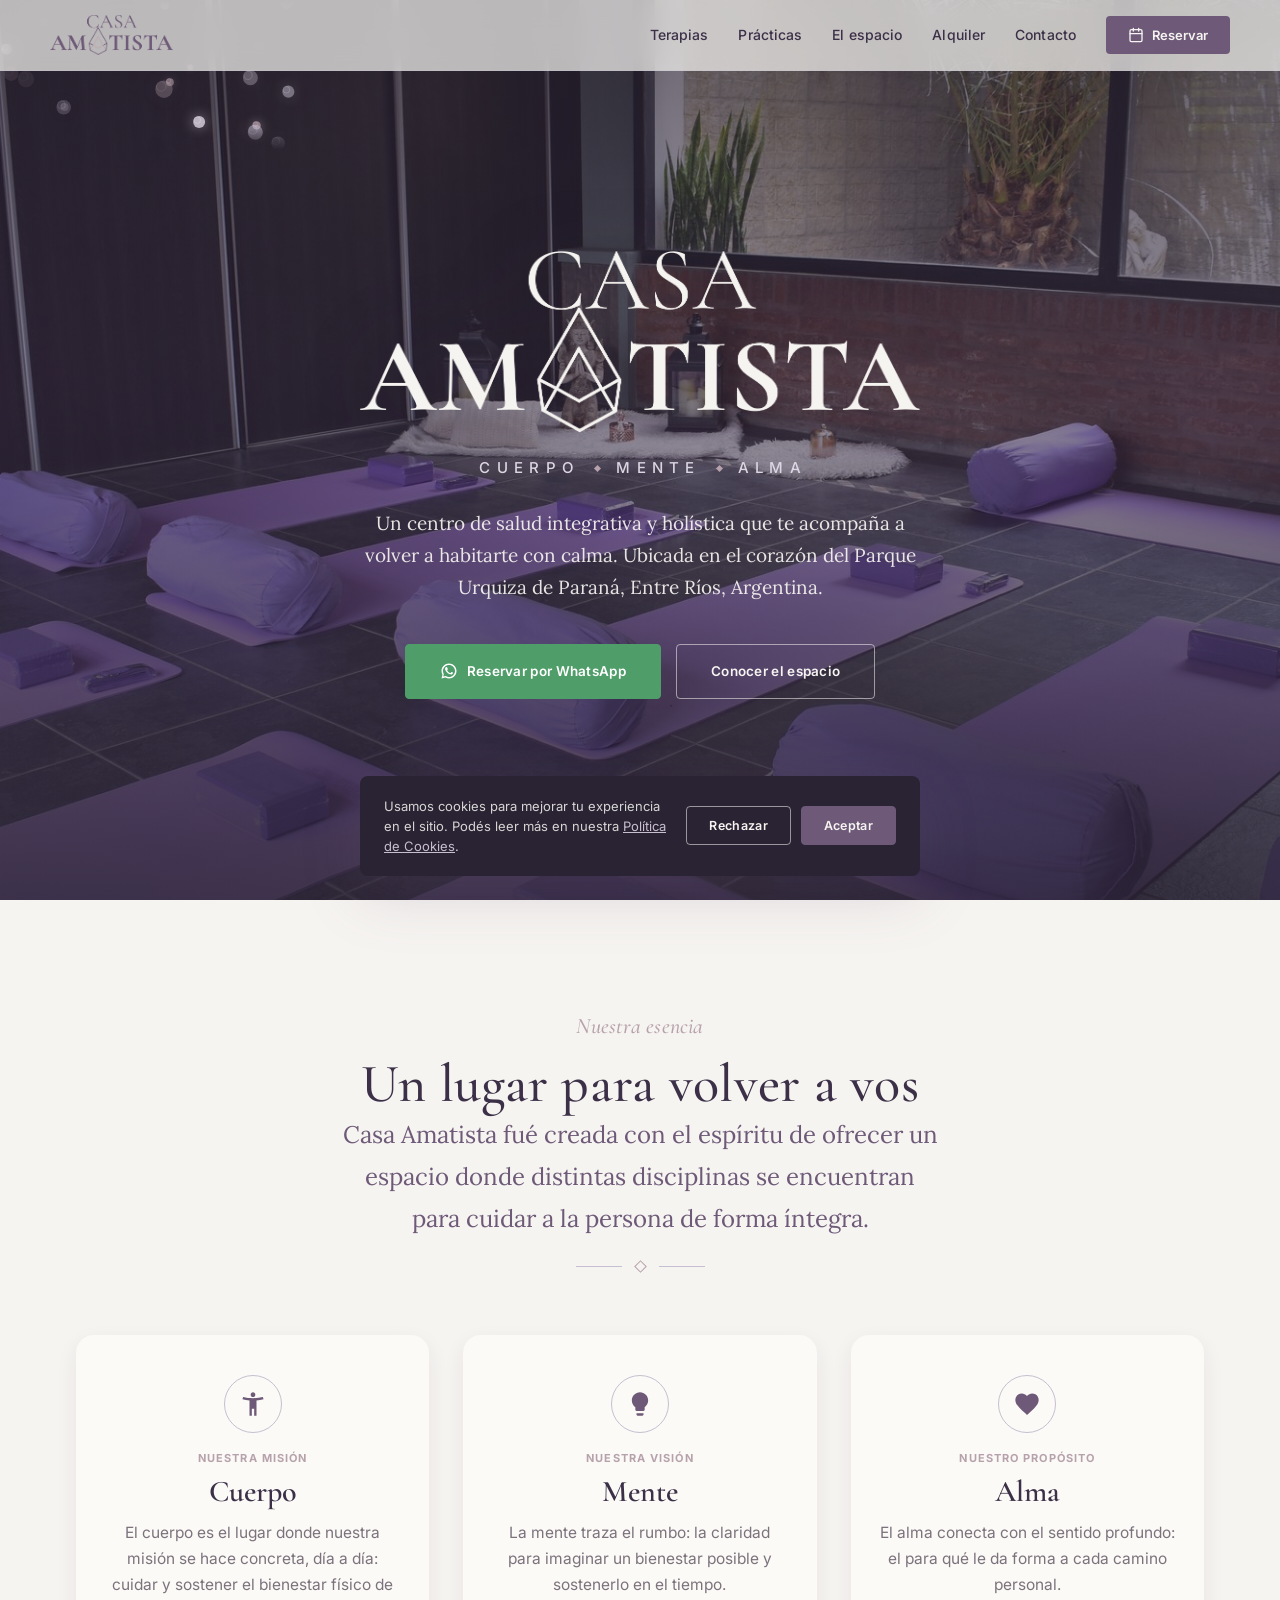
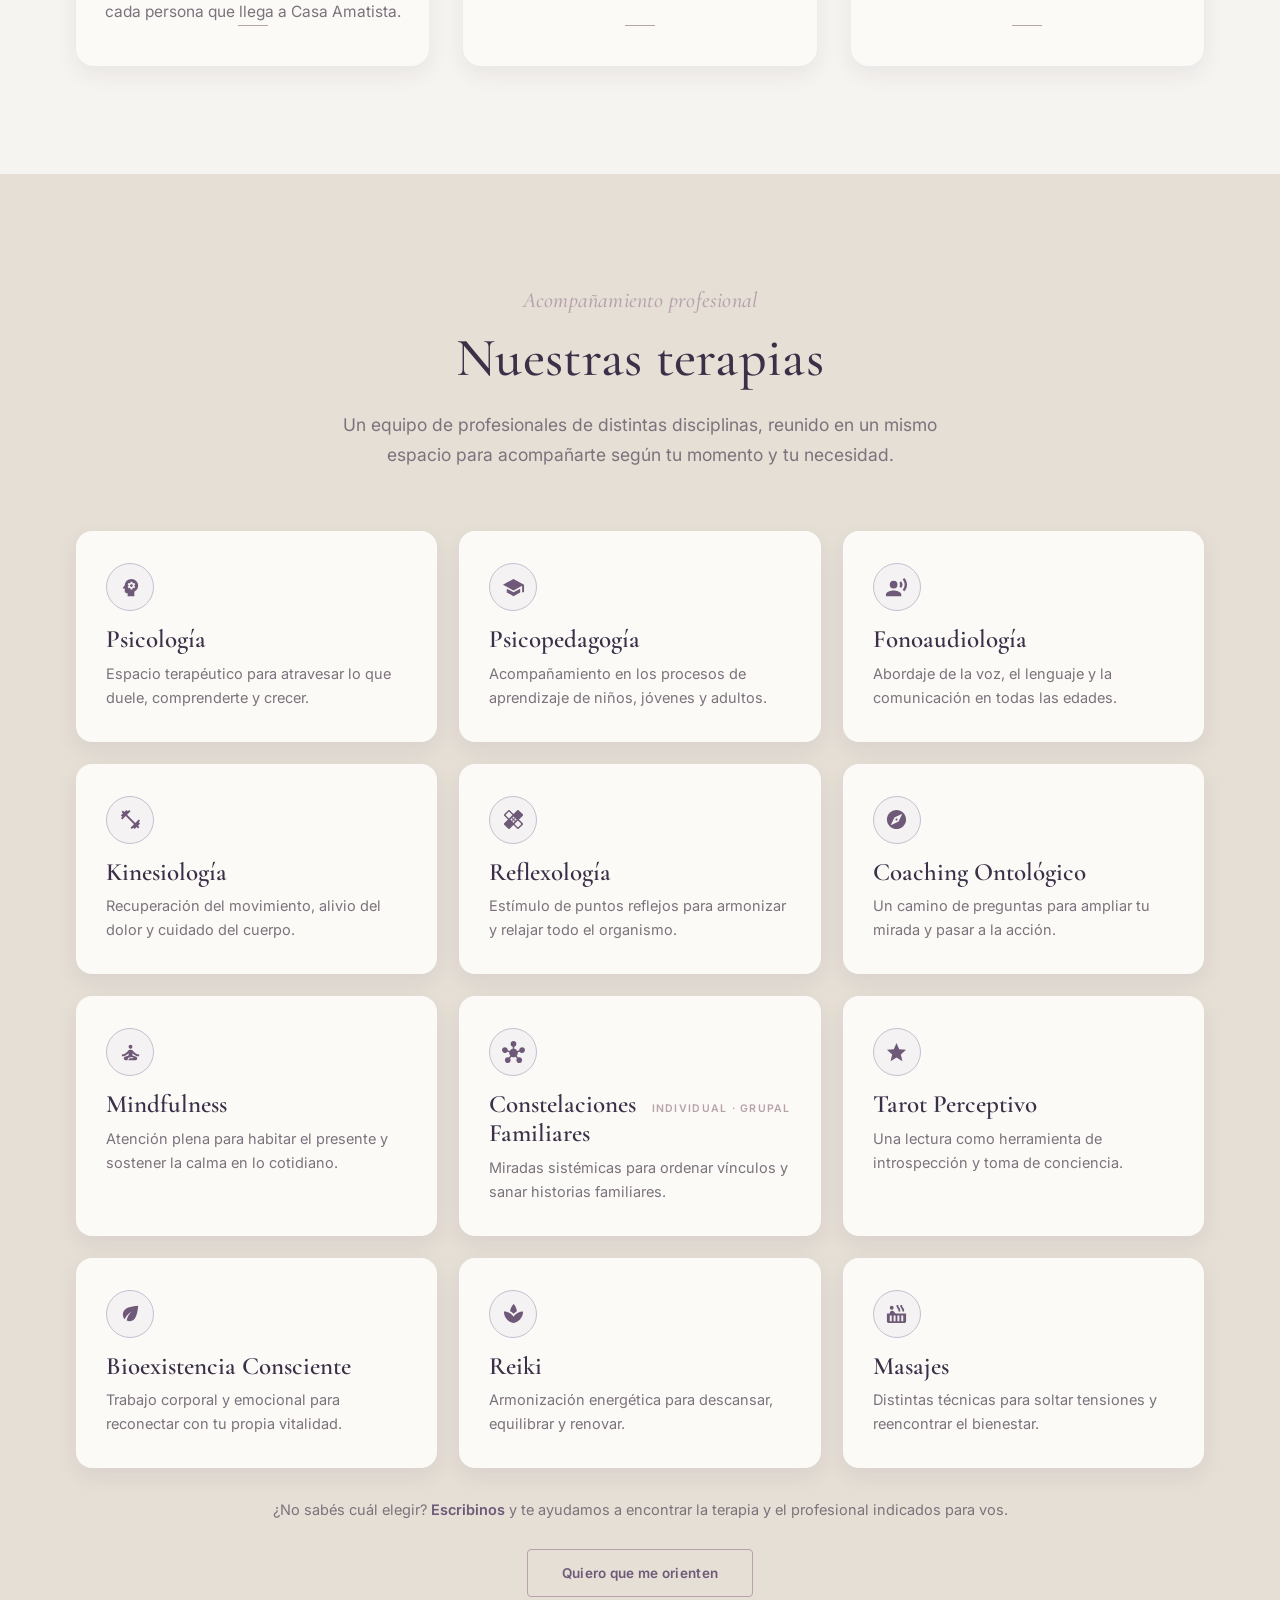
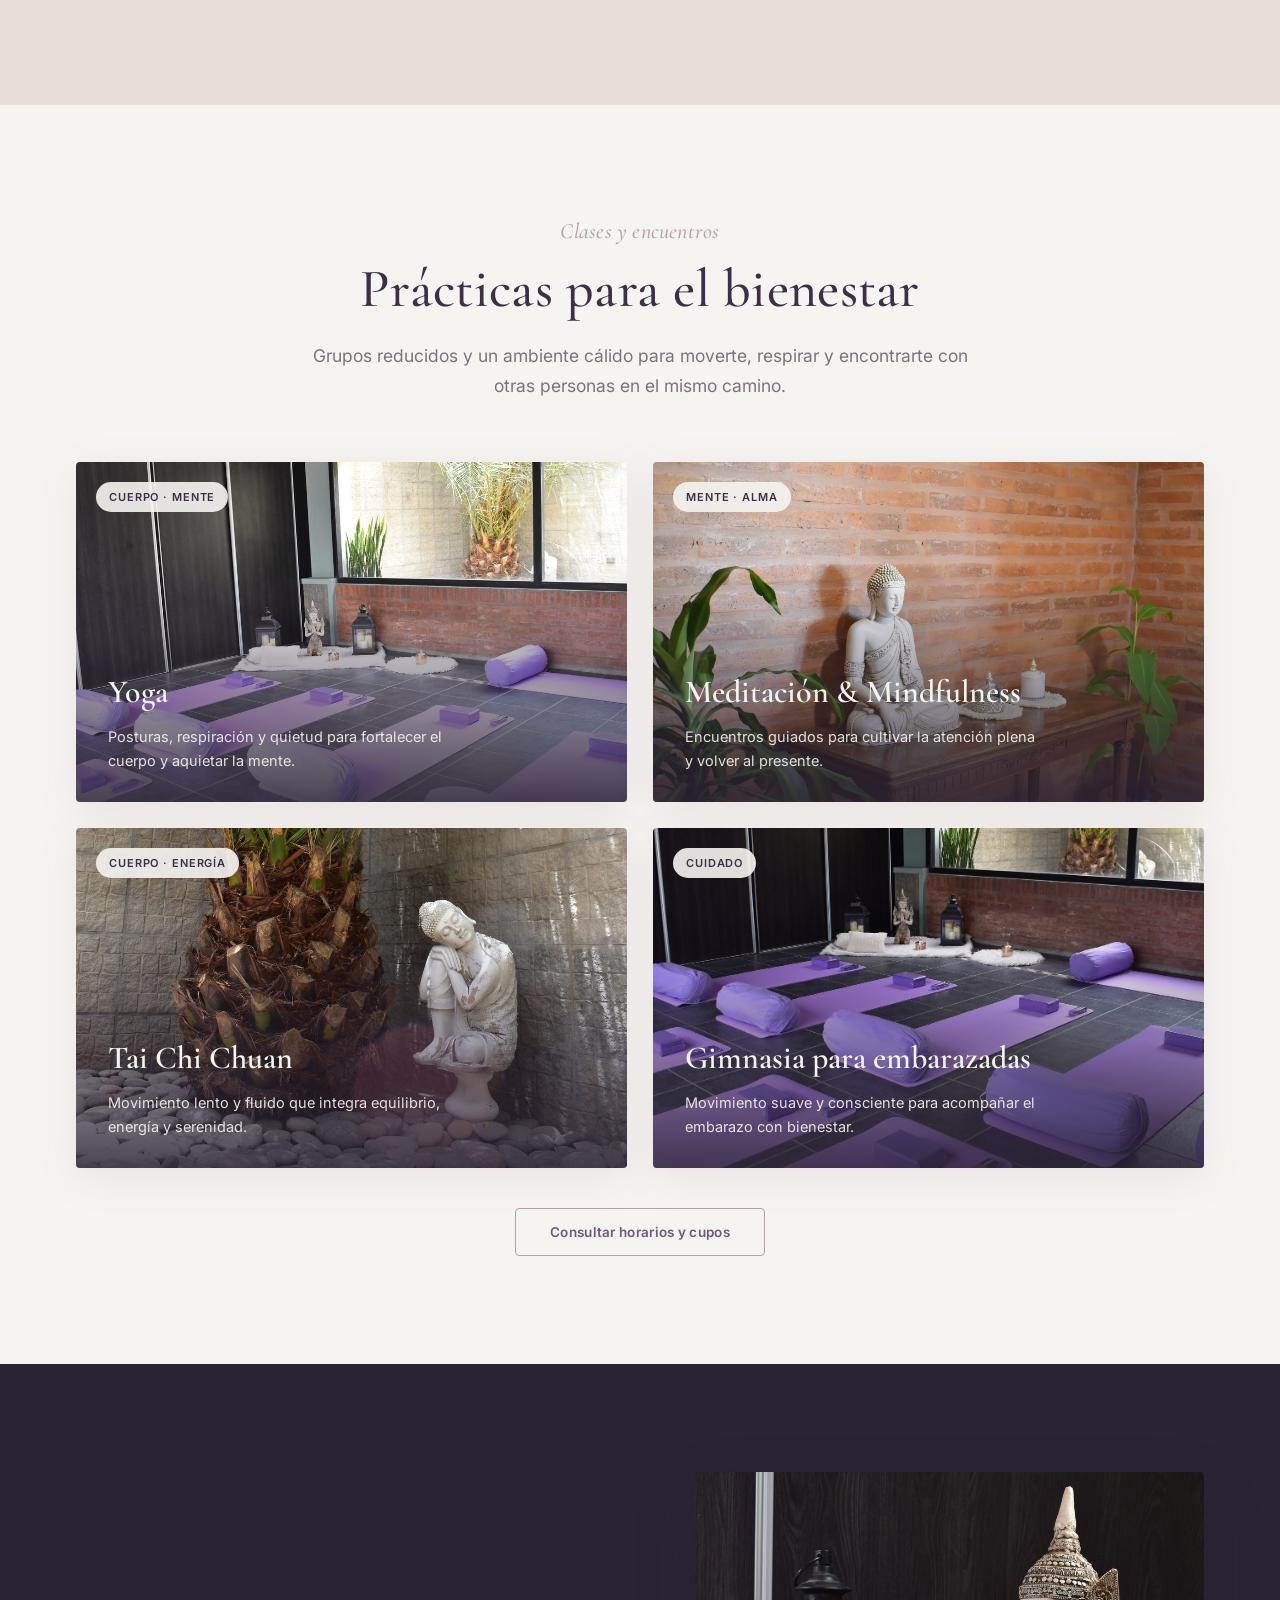
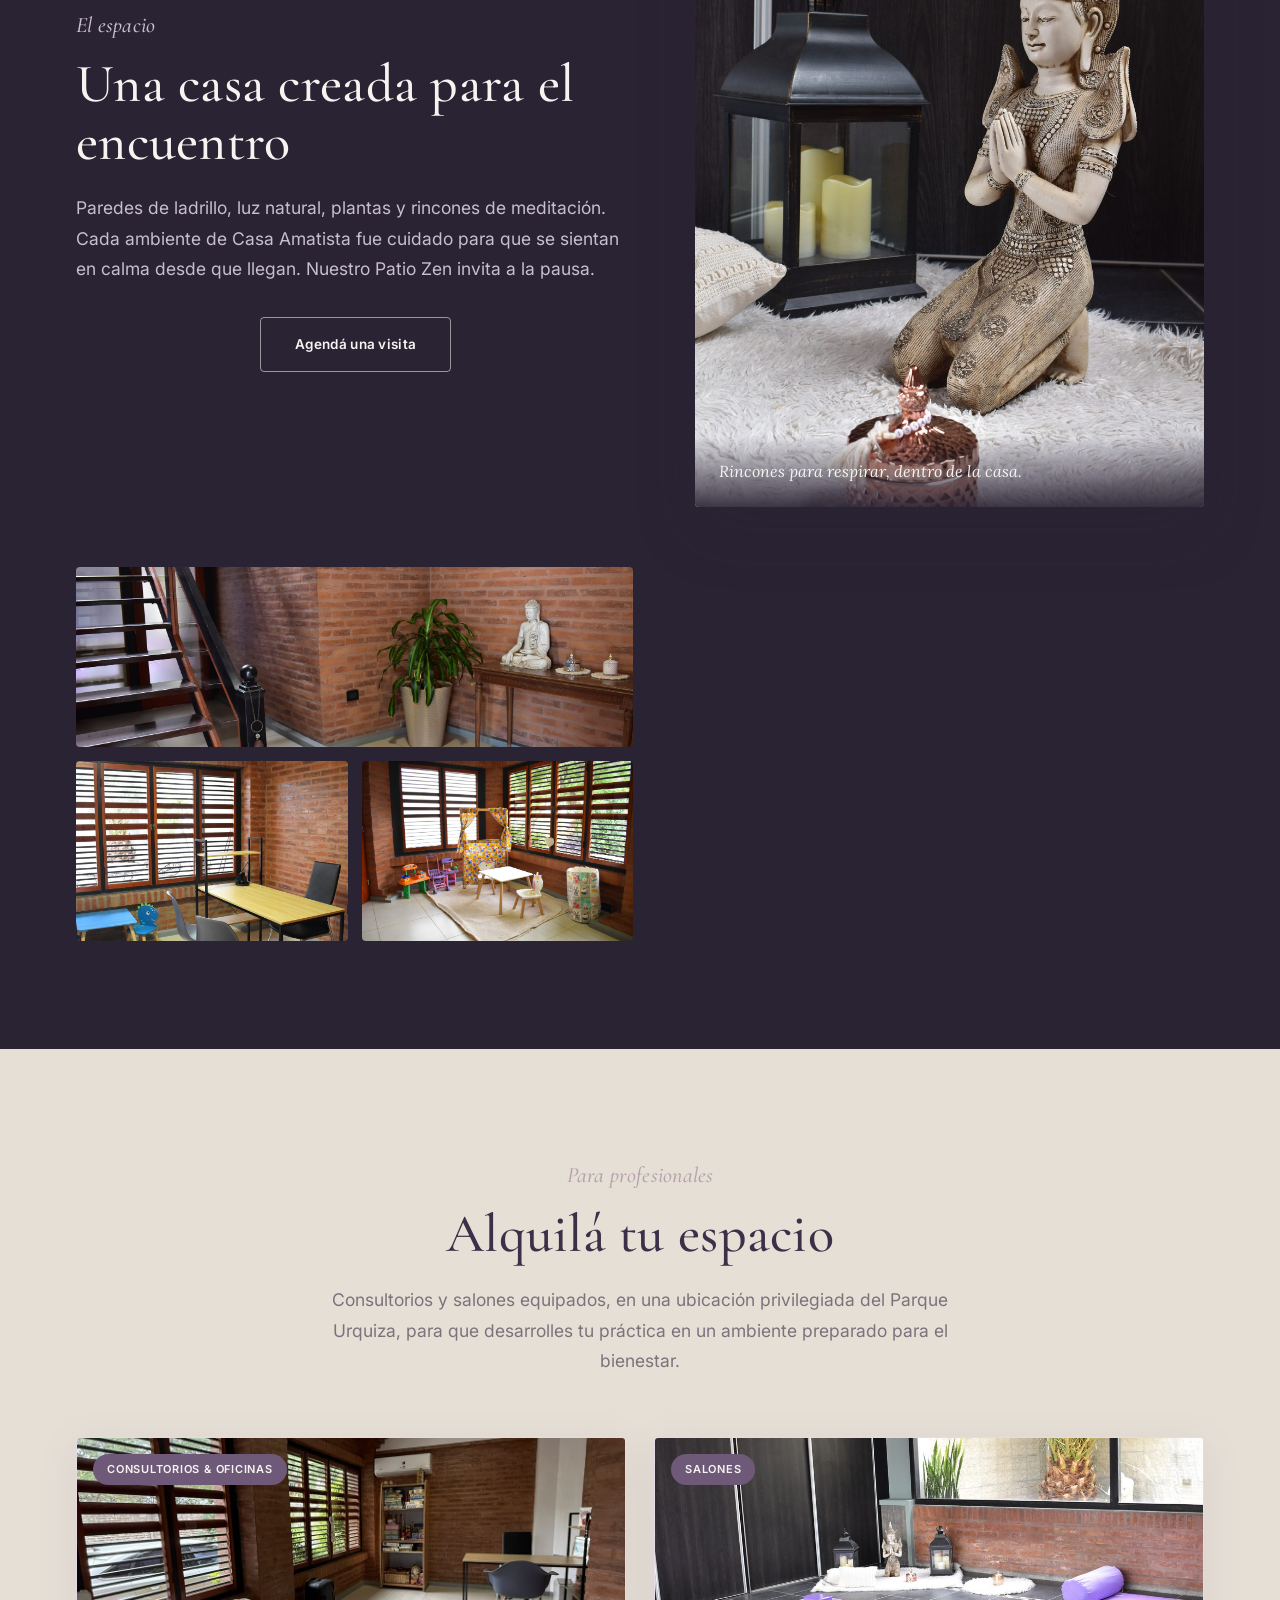
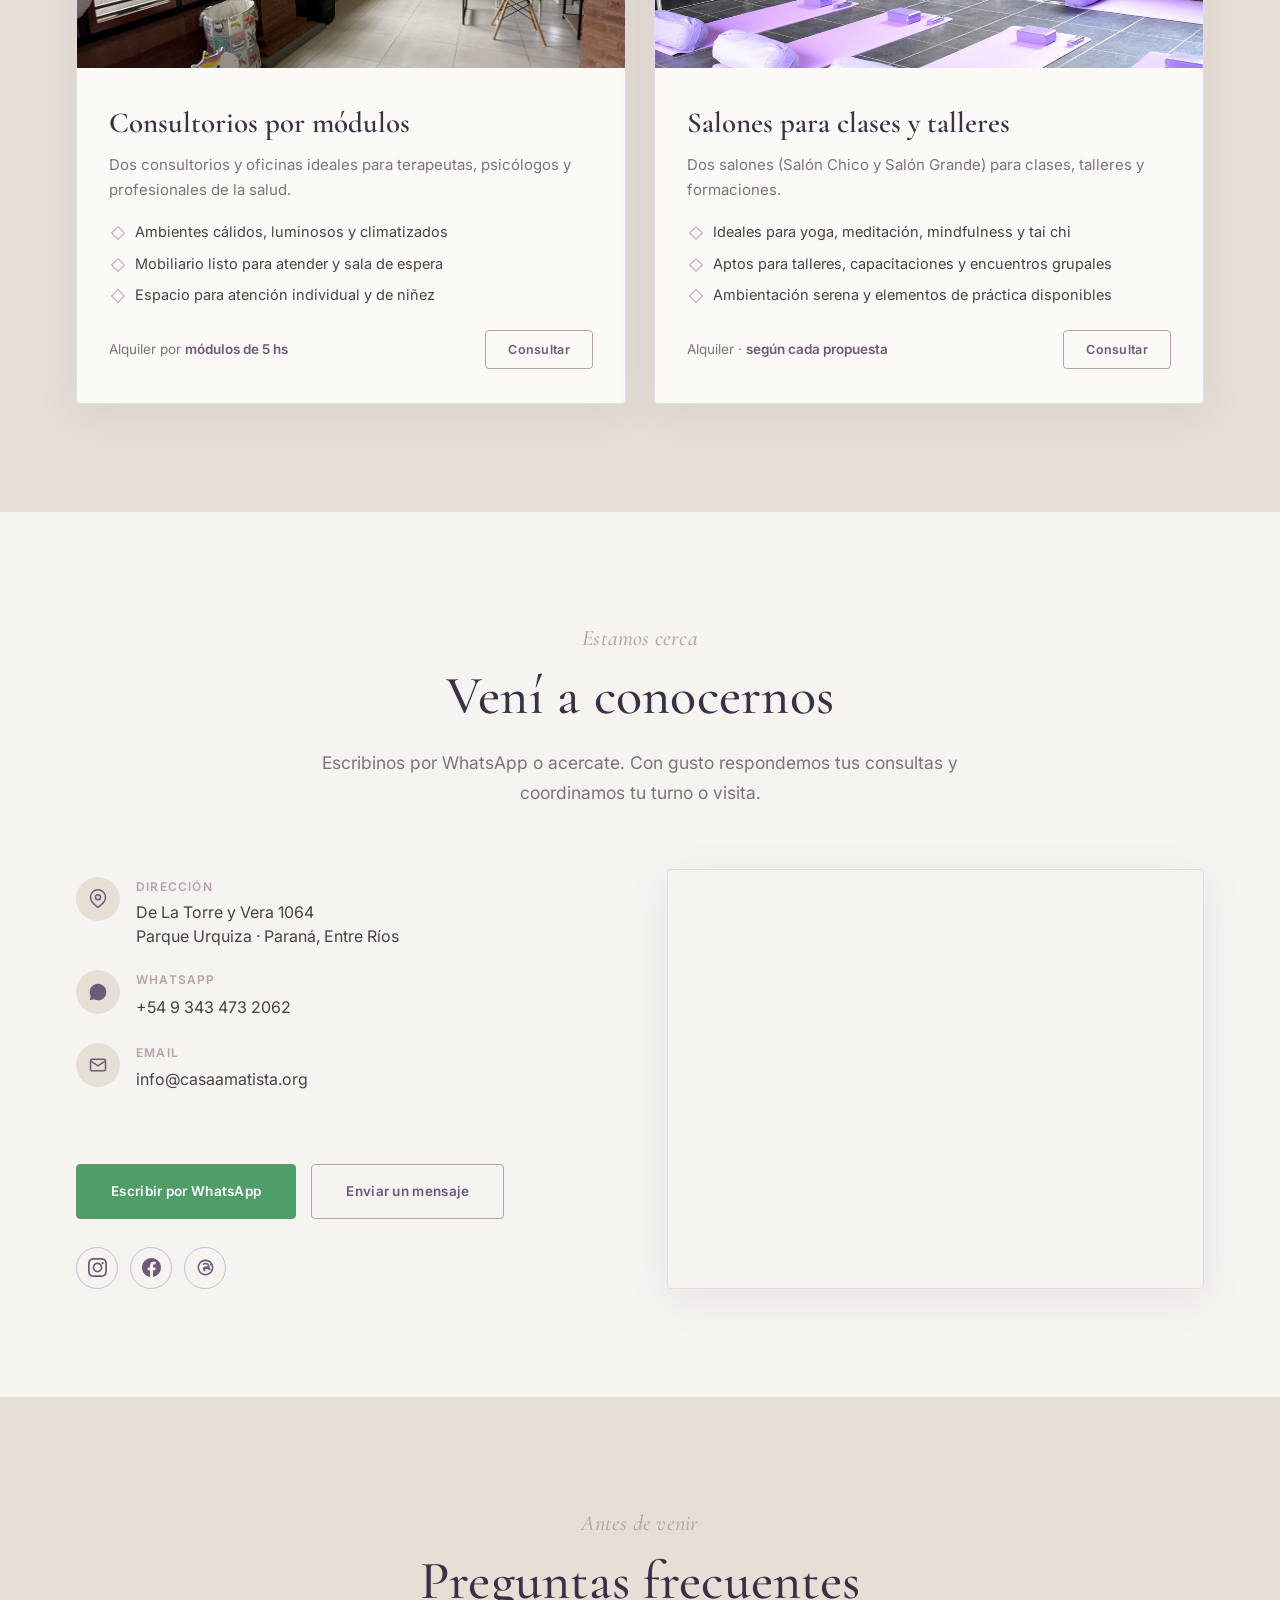
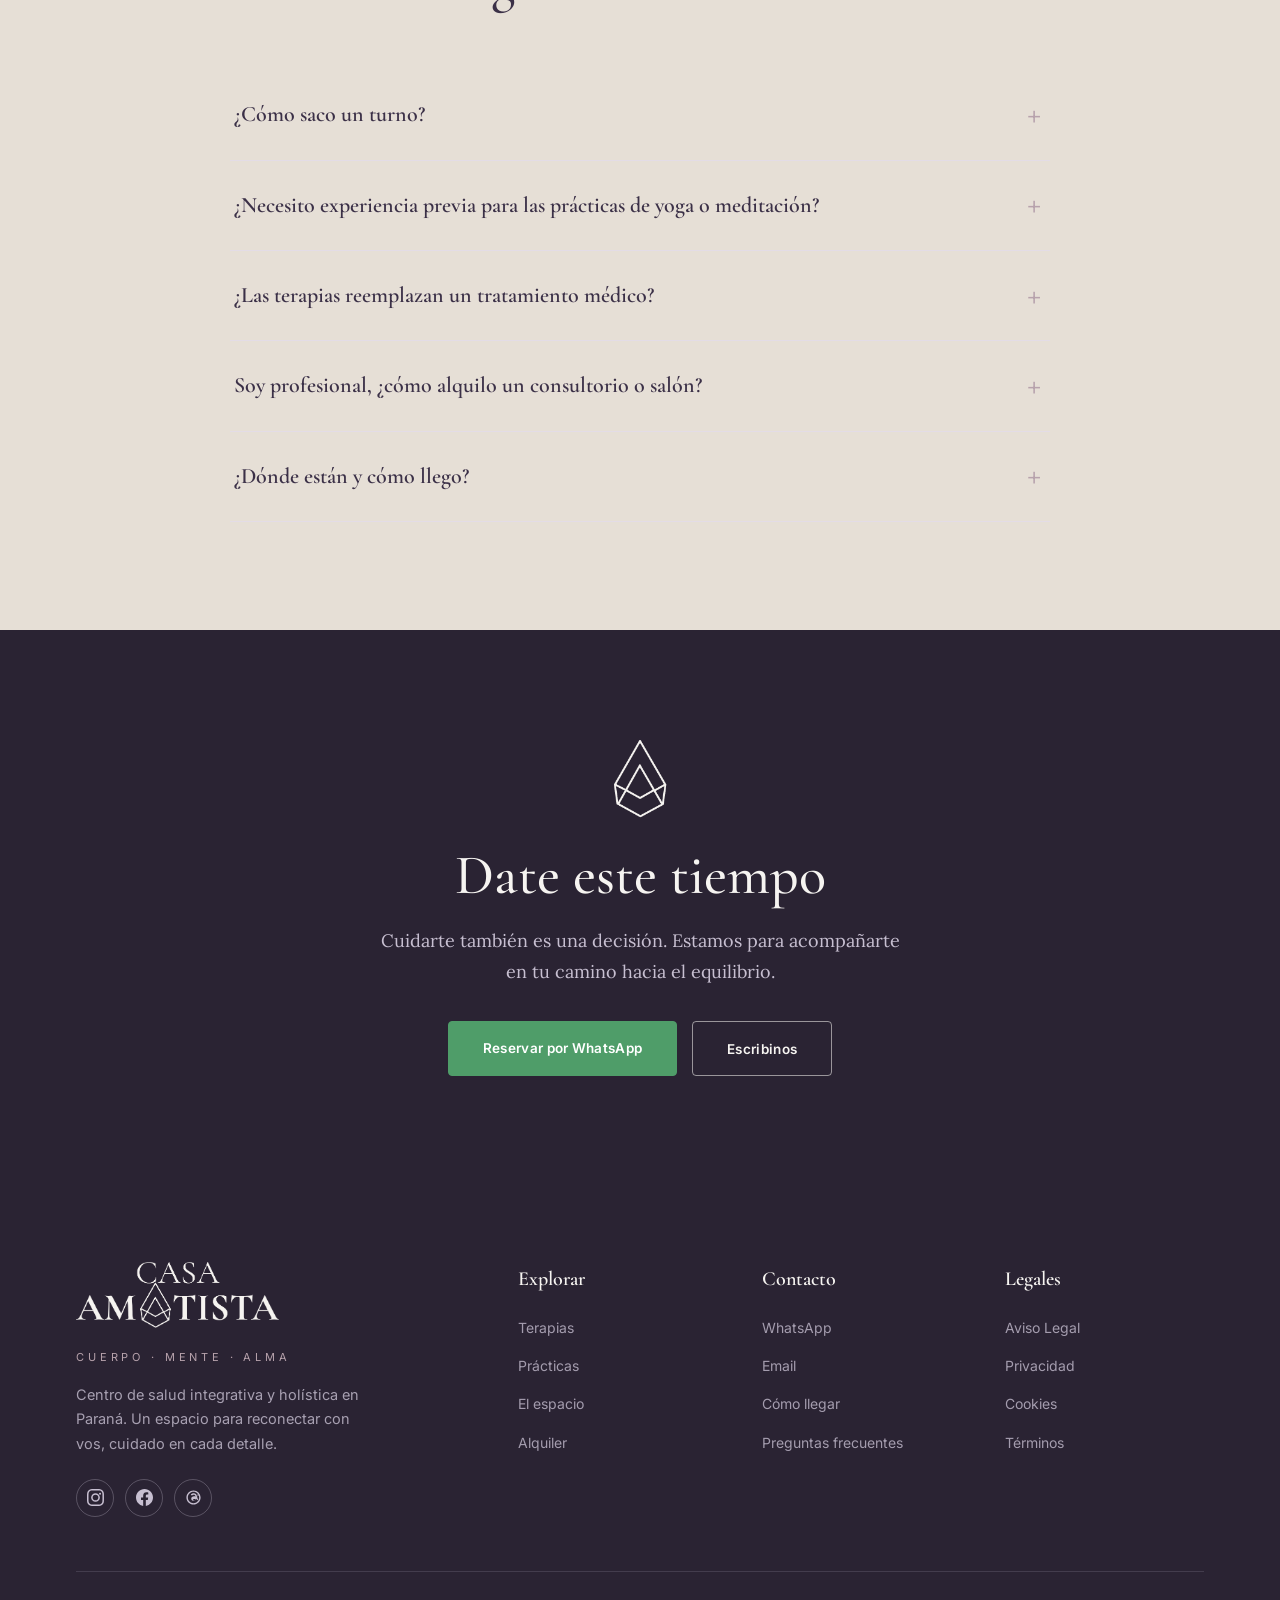
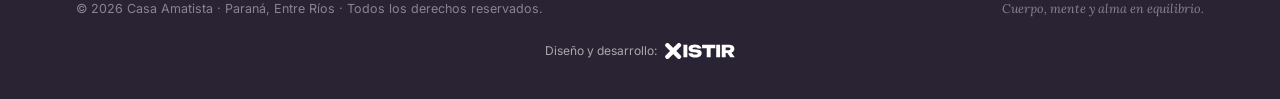
<file: index.html>
<!DOCTYPE html>
<html lang="es">
<head>
<meta charset="UTF-8">
<meta name="viewport" content="width=device-width, initial-scale=1.0">

<!-- SEO principal -->
<title>Casa Amatista · Centro de Salud Integrativa en Paraná</title>
<meta name="description" content="Centro de salud integrativa y holística en Paraná, Entre Ríos: psicología, kinesiología, reiki, masajes, yoga, meditación y tai chi. Alquiler de consultorios y salones.">
<meta name="author" content="Casa Amatista">
<meta name="robots" content="index, follow, max-image-preview:large, max-snippet:-1, max-video-preview:-1">
<meta name="theme-color" content="#6E5A78">
<meta name="geo.region" content="AR-E">
<meta name="geo.placename" content="Paraná, Entre Ríos">
<meta name="geo.position" content="-31.720971;-60.527630">
<meta name="ICBM" content="-31.720971, -60.527630">
<link rel="canonical" href="https://casaamatista.org/">
<link rel="alternate" hreflang="es-AR" href="https://casaamatista.org/">
<link rel="alternate" hreflang="x-default" href="https://casaamatista.org/">

<!-- Open Graph -->
<meta property="og:site_name" content="Casa Amatista">
<meta property="og:title" content="Casa Amatista · Salud Integrativa y Holística en Paraná">
<meta property="og:description" content="Un espacio para reconectar cuerpo, mente y alma. Terapias, prácticas y salones en Parque Urquiza, Paraná.">
<meta property="og:type" content="website">
<meta property="og:url" content="https://casaamatista.org/">
<meta property="og:image" content="https://casaamatista.org/assets/casaamatistaSEO.jpg">
<meta property="og:image:type" content="image/jpeg">
<meta property="og:image:width" content="1200">
<meta property="og:image:height" content="630">
<meta property="og:image:alt" content="Hall de entrada de Casa Amatista, centro de salud integrativa en Paraná">
<meta property="og:locale" content="es_AR">

<meta name="twitter:card" content="summary_large_image">
<meta name="twitter:title" content="Casa Amatista · Salud Integrativa y Holística en Paraná">
<meta name="twitter:description" content="Un espacio para reconectar cuerpo, mente y alma. Paraná, Entre Ríos.">
<meta name="twitter:image" content="https://casaamatista.org/assets/casaamatistaSEO.jpg">
<meta name="twitter:image:alt" content="Hall de entrada de Casa Amatista, centro de salud integrativa en Paraná">

<link rel="icon" type="image/png" href="assets/favicon.png">
<link rel="apple-touch-icon" href="assets/favicon.png">
<link rel="preload" as="image" href="assets/salon-yoga.jpg" fetchpriority="high">
<link rel="preconnect" href="https://fonts.googleapis.com">
<link rel="preconnect" href="https://fonts.gstatic.com" crossorigin>
<link href="https://fonts.googleapis.com/css2?family=Cormorant+Garamond:ital,wght@0,400;0,500;0,600;0,700;1,400;1,500&family=Lora:ital,wght@0,400;0,500;1,400;1,500&family=Inter:wght@400;500;600;700&display=swap" rel="stylesheet">
<link rel="stylesheet" href="styles.css?v=6">

<!-- Datos estructurados -->
<script type="application/ld+json">
{
  "@context": "https://schema.org",
  "@graph": [
    {
      "@type": "WebSite",
      "@id": "https://casaamatista.org/#website",
      "url": "https://casaamatista.org/",
      "name": "Casa Amatista",
      "inLanguage": "es-AR",
      "publisher": { "@id": "https://casaamatista.org/#negocio" }
    },
    {
      "@type": "WebPage",
      "@id": "https://casaamatista.org/#webpage",
      "url": "https://casaamatista.org/",
      "name": "Casa Amatista · Centro de Salud Integrativa en Paraná",
      "isPartOf": { "@id": "https://casaamatista.org/#website" },
      "about": { "@id": "https://casaamatista.org/#negocio" },
      "primaryImageOfPage": { "@type": "ImageObject", "url": "https://casaamatista.org/assets/og-image.jpg", "width": 1200, "height": 630 },
      "inLanguage": "es-AR"
    },
    {
      "@type": ["LocalBusiness", "HealthAndBeautyBusiness"],
      "@id": "https://casaamatista.org/#negocio",
      "name": "Casa Amatista",
      "alternateName": "Casa Amatista Cuerpo | Mente | Alma",
      "description": "Centro de salud integrativa y holística: terapias, prácticas (yoga, meditación, tai chi) y alquiler de consultorios y salones en Paraná, Entre Ríos.",
      "url": "https://casaamatista.org/",
      "logo": { "@type": "ImageObject", "url": "https://casaamatista.org/assets/logo-violeta.png", "width": 1161, "height": 377 },
      "image": [
        "https://casaamatista.org/assets/og-image.jpg",
        "https://casaamatista.org/assets/salon-yoga.jpg",
        "https://casaamatista.org/assets/patio-zen-1.jpg"
      ],
      "slogan": "Cuerpo · Mente · Alma",
      "telephone": "+5493434732062",
      "email": "info@casaamatista.org",
      "address": {
        "@type": "PostalAddress",
        "streetAddress": "De La Torre y Vera 1064, Parque Urquiza",
        "addressLocality": "Paraná",
        "addressRegion": "Entre Ríos",
        "postalCode": "3100",
        "addressCountry": "AR"
      },
      "geo": { "@type": "GeoCoordinates", "latitude": -31.720971, "longitude": -60.52763 },
      "openingHoursSpecification": {
        "@type": "OpeningHoursSpecification",
        "dayOfWeek": ["Monday", "Tuesday", "Wednesday", "Thursday", "Friday", "Saturday"],
        "opens": "07:00",
        "closes": "22:00"
      },
      "hasMap": "https://www.google.com/maps/search/?api=1&query=Casa+Amatista+De+La+Torre+y+Vera+1064+Paran%C3%A1",
      "areaServed": { "@type": "City", "name": "Paraná", "containedInPlace": { "@type": "AdministrativeArea", "name": "Entre Ríos" } },
      "knowsAbout": ["Salud integrativa", "Psicología", "Psicopedagogía", "Fonoaudiología", "Kinesiología", "Reflexología", "Coaching ontológico", "Mindfulness", "Constelaciones familiares", "Tarot perceptivo", "Reiki", "Masajes", "Yoga", "Meditación", "Tai Chi Chuan"],
      "hasOfferCatalog": {
        "@type": "OfferCatalog",
        "name": "Terapias, prácticas y alquiler de espacios",
        "itemListElement": [
          { "@type": "OfferCatalog", "name": "Terapias", "itemListElement": [
            { "@type": "Offer", "itemOffered": { "@type": "Service", "name": "Psicología" } },
            { "@type": "Offer", "itemOffered": { "@type": "Service", "name": "Psicopedagogía" } },
            { "@type": "Offer", "itemOffered": { "@type": "Service", "name": "Fonoaudiología" } },
            { "@type": "Offer", "itemOffered": { "@type": "Service", "name": "Kinesiología" } },
            { "@type": "Offer", "itemOffered": { "@type": "Service", "name": "Reflexología" } },
            { "@type": "Offer", "itemOffered": { "@type": "Service", "name": "Coaching Ontológico" } },
            { "@type": "Offer", "itemOffered": { "@type": "Service", "name": "Mindfulness" } },
            { "@type": "Offer", "itemOffered": { "@type": "Service", "name": "Constelaciones Familiares" } },
            { "@type": "Offer", "itemOffered": { "@type": "Service", "name": "Tarot Perceptivo" } },
            { "@type": "Offer", "itemOffered": { "@type": "Service", "name": "Bioexistencia Consciente" } },
            { "@type": "Offer", "itemOffered": { "@type": "Service", "name": "Reiki" } },
            { "@type": "Offer", "itemOffered": { "@type": "Service", "name": "Masajes" } }
          ] },
          { "@type": "OfferCatalog", "name": "Prácticas", "itemListElement": [
            { "@type": "Offer", "itemOffered": { "@type": "Service", "name": "Yoga" } },
            { "@type": "Offer", "itemOffered": { "@type": "Service", "name": "Meditación y Mindfulness" } },
            { "@type": "Offer", "itemOffered": { "@type": "Service", "name": "Tai Chi Chuan" } },
            { "@type": "Offer", "itemOffered": { "@type": "Service", "name": "Gimnasia para embarazadas" } }
          ] },
          { "@type": "OfferCatalog", "name": "Alquiler de espacios", "itemListElement": [
            { "@type": "Offer", "itemOffered": { "@type": "Service", "name": "Alquiler de consultorios por módulos de 5 horas" } },
            { "@type": "Offer", "itemOffered": { "@type": "Service", "name": "Alquiler de salones para clases y talleres" } }
          ] }
        ]
      },
      "sameAs": [
        "https://www.instagram.com/casaamatista.parana",
        "https://www.facebook.com/casaamatista.parana",
        "https://www.threads.net/@casaamatista.parana"
      ]
    },
    {
      "@type": "FAQPage",
      "@id": "https://casaamatista.org/#faq",
      "mainEntity": [
        { "@type": "Question", "name": "¿Cómo saco un turno?", "acceptedAnswer": { "@type": "Answer", "text": "La forma más rápida es por WhatsApp. Contanos qué terapia o práctica te interesa y coordinamos día y horario con el profesional. También podés escribirnos desde el formulario de contacto." } },
        { "@type": "Question", "name": "¿Necesito experiencia previa para las prácticas de yoga o meditación?", "acceptedAnswer": { "@type": "Answer", "text": "Para nada. Nuestras clases están abiertas a todos los niveles y trabajamos en grupos reducidos para acompañarte a tu ritmo. Solo vení con ropa cómoda y ganas de estar presente." } },
        { "@type": "Question", "name": "¿Las terapias reemplazan un tratamiento médico?", "acceptedAnswer": { "@type": "Answer", "text": "No. Las terapias y prácticas de Casa Amatista son complementarias y están orientadas al bienestar integral. No sustituyen el diagnóstico, tratamiento o indicación de profesionales de la salud. Ante cualquier condición médica, consultá siempre con tu profesional de confianza." } },
        { "@type": "Question", "name": "Soy profesional, ¿cómo alquilo un consultorio o salón?", "acceptedAnswer": { "@type": "Answer", "text": "Los consultorios y oficinas se alquilan por módulos de 5 horas, y los salones según tu propuesta de clase, taller o formación. Escribinos y coordinamos una visita para que conozcas el espacio y veamos la disponibilidad." } },
        { "@type": "Question", "name": "¿Dónde están y cómo llego?", "acceptedAnswer": { "@type": "Answer", "text": "Estamos en De La Torre y Vera 1064, en pleno Parque Urquiza, Paraná (Entre Ríos). Podés ubicarnos en el mapa de esta página. La zona es tranquila y de fácil acceso." } }
      ]
    }
  ]
}
</script></head>
<body>

<!-- ========== NAVBAR ========== -->
<header class="navbar" id="navbar">
  <div class="container nav-inner">
    <a href="#hero" class="nav-logo" aria-label="Casa Amatista · Inicio">
      <img src="assets/logo-violeta.png" alt="Casa Amatista">
    </a>
    <nav class="nav-links" id="navLinks" aria-label="Navegación principal">
      <a href="#terapias" class="nav-link">Terapias</a>
      <a href="#practicas" class="nav-link">Prácticas</a>
      <a href="#espacio" class="nav-link">El espacio</a>
      <a href="#alquiler" class="nav-link">Alquiler</a>
      <a href="#contacto" class="nav-link">Contacto</a>
      <button type="button" class="nav-cta js-open-contact" data-reason="reserva">
        <svg viewBox="0 0 24 24" fill="none" stroke="currentColor" stroke-width="2" stroke-linecap="round" stroke-linejoin="round"><rect x="3" y="4" width="18" height="18" rx="2"/><path d="M16 2v4M8 2v4M3 10h18"/></svg>
        Reservar
      </button>
    </nav>
    <button class="nav-toggle" id="navToggle" aria-label="Abrir menú"><span></span><span></span><span></span></button>
  </div>
</header>

<!-- ========== HERO ========== -->
<section class="hero" id="hero">
  <div class="hero-bg"><img src="assets/salon-yoga.jpg" width="1333" height="2000" fetchpriority="high" decoding="async" alt="Sala de prácticas de Casa Amatista con esteras de yoga en tonos amatista"></div>
  <div class="hero-overlay"></div>
  <canvas id="petals" aria-hidden="true"></canvas>
  <div class="hero-inner">
    <h1 class="sr-only">Casa Amatista: centro de salud integrativa y holística en Paraná, Entre Ríos</h1>
    <img class="hero-logo" src="assets/logo-crema.png" alt="Casa Amatista">
    <div class="hero-tagline"><span>Cuerpo</span><i class="dot"></i><span>Mente</span><i class="dot"></i><span>Alma</span></div>
    <p class="hero-sub">Un centro de salud integrativa y holística que te acompaña a volver a habitarte con calma. Ubicada en el corazón del Parque Urquiza de Paraná, Entre Ríos, Argentina.</p>
    <div class="hero-ctas">
      <a class="btn btn-wa" href="https://wa.me/5493434732062?text=Hola%20Casa%20Amatista!%20Quisiera%20hacer%20una%20consulta." target="_blank" rel="noopener">
        <svg viewBox="0 0 24 24" fill="currentColor"><path d="M17.5 14.4c-.3-.2-1.7-.9-2-1-.3-.1-.5-.1-.6.2-.2.3-.7.9-.8 1-.2.2-.3.2-.6.1-.3-.2-1.2-.5-2.3-1.4-.9-.8-1.4-1.7-1.6-2-.2-.3 0-.5.1-.6.1-.1.3-.3.4-.5.1-.2.2-.3.3-.5.1-.2 0-.4 0-.5-.1-.2-.6-1.5-.9-2-.2-.5-.4-.4-.6-.4h-.5c-.2 0-.5.1-.7.3-.2.3-.9.9-.9 2.2 0 1.3.9 2.5 1.1 2.7.1.2 1.8 2.8 4.4 3.9.6.3 1.1.4 1.5.5.6.2 1.2.2 1.6.1.5-.1 1.5-.6 1.7-1.2.2-.6.2-1.1.2-1.2-.1-.1-.3-.2-.5-.3z"/><path d="M12 2C6.5 2 2 6.5 2 12c0 1.8.5 3.5 1.3 5L2 22l5.2-1.3c1.4.8 3.1 1.2 4.8 1.2 5.5 0 10-4.5 10-10S17.5 2 12 2zm0 18c-1.5 0-3-.4-4.3-1.2l-.3-.2-3.1.8.8-3-.2-.3C4.4 14.9 4 13.5 4 12c0-4.4 3.6-8 8-8s8 3.6 8 8-3.6 8-8 8z"/></svg>
        Reservar por WhatsApp
      </a>
      <a class="btn btn-ghost" href="#terapias">Conocer el espacio</a>
    </div>
  </div>
</section>

<!-- ========== FILOSOFÍA ========== -->
<section class="section filosofia" id="filosofia">
  <div class="container">
    <div class="head center reveal">
      <p class="eyebrow">Nuestra esencia</p>
      <h2 class="title">Un lugar para volver a vos</h2>
      <p class="lead-serif">Casa Amatista fué creada con el espíritu de ofrecer un espacio donde distintas disciplinas se encuentran para cuidar a la persona de forma íntegra.</p>
      <div class="divider-rombo" style="margin-top:22px"><span></span></div>
    </div>
    <div class="ejes">
      <button type="button" class="eje reveal" data-vmp="cuerpo">
        <div class="eje-mark"><svg viewBox="0 0 24 24" fill="currentColor"><path d="M20.5 6c-2.61.7-5.67 1-8.5 1s-5.89-.3-8.5-1L3 8c1.86.5 4 .83 6 1v13h2v-6h2v6h2V9c2-.17 4.14-.5 6-1l-.5-2zM12 6c1.1 0 2-.9 2-2s-.9-2-2-2-2 .9-2 2 .9 2 2 2z"/></svg></div>
        <span class="eje-badge">Nuestra Misión</span>
        <h3>Cuerpo</h3>
        <p>El cuerpo es el lugar donde nuestra misión se hace concreta, día a día: cuidar y sostener el bienestar físico de cada persona que llega a Casa Amatista. </p>
        <div class="eje-line"></div>
      </button>
      <button type="button" class="eje reveal" data-vmp="mente">
        <div class="eje-mark"><svg viewBox="0 0 24 24" fill="currentColor"><path d="M9 21c0 .5.4 1 1 1h4c.6 0 1-.5 1-1v-1H9v1zm3-19C8.1 2 5 5.1 5 9c0 2.4 1.2 4.5 3 5.7V17c0 .5.4 1 1 1h6c.6 0 1-.5 1-1v-2.3c1.8-1.3 3-3.4 3-5.7 0-3.9-3.1-7-7-7z"/></svg></div>
        <span class="eje-badge">Nuestra Visión</span>
        <h3>Mente</h3>
        <p>La mente traza el rumbo: la claridad para imaginar un bienestar posible y sostenerlo en el tiempo.</p>
        <div class="eje-line"></div>
      </button>
      <button type="button" class="eje reveal" data-vmp="alma">
        <div class="eje-mark"><svg viewBox="0 0 24 24" fill="currentColor"><path d="M12 21.35l-1.45-1.32C5.4 15.36 2 12.28 2 8.5 2 5.42 4.42 3 7.5 3c1.74 0 3.41.81 4.5 2.09C13.09 3.81 14.76 3 16.5 3 19.58 3 22 5.42 22 8.5c0 3.78-3.4 6.86-8.55 11.54L12 21.35z"/></svg></div>
        <span class="eje-badge">Nuestro Propósito</span>
        <h3>Alma</h3>
        <p>El alma conecta con el sentido profundo: el para qué le da forma a cada camino personal.</p>
        <div class="eje-line"></div>
      </button>
    </div>
  </div>
</section>

<!-- ========== TERAPIAS ========== -->
<section class="section section-tint" id="terapias">
  <div class="container">
    <div class="head center reveal">
      <p class="eyebrow">Acompañamiento profesional</p>
      <h2 class="title">Nuestras terapias</h2>
      <p class="lead">Un equipo de profesionales de distintas disciplinas, reunido en un mismo espacio para acompañarte según tu momento y tu necesidad.</p>
    </div>
    <div class="terapias-grid reveal">
      <button type="button" class="terapia" data-terapia="psicologia">
        <div class="terapia-icon"><svg viewBox="0 0 24 24" fill="currentColor"><path d="M13,8.57c-0.79,0-1.43,0.64-1.43,1.43s0.64,1.43,1.43,1.43s1.43-0.64,1.43-1.43S13.79,8.57,13,8.57z"/><path d="M13,3C9.25,3,6.2,5.94,6.02,9.64L4.1,12.2C3.85,12.53,4.09,13,4.5,13H6v3c0,1.1,0.9,2,2,2h1v3h7v-4.68c2.36-1.12,4-3.53,4-6.32C20,6.13,16.87,3,13,3z M16,10c0,0.13-0.01,0.26-0.02,0.39l0.83,0.66c0.08,0.06,0.1,0.16,0.05,0.25l-0.8,1.39c-0.05,0.09-0.16,0.12-0.24,0.09l-0.99-0.4c-0.21,0.16-0.43,0.29-0.67,0.39L14,13.83c-0.01,0.1-0.1,0.17-0.2,0.17h-1.6c-0.1,0-0.18-0.07-0.2-0.17l-0.15-1.06c-0.25-0.1-0.47-0.23-0.68-0.39l-0.99,0.4c-0.09,0.03-0.2,0-0.25-0.09l-0.8-1.39c-0.05-0.08-0.03-0.19,0.05-0.25l0.84-0.66C10.01,10.26,10,10.13,10,10c0-0.13,0.02-0.27,0.04-0.39L9.19,8.95c-0.08-0.06-0.1-0.16-0.05-0.26l0.8-1.38c0.05-0.09,0.15-0.12,0.24-0.09l1,0.4c0.2-0.15,0.43-0.29,0.67-0.39l0.15-1.06C12.02,6.07,12.1,6,12.2,6h1.6c0.1,0,0.18,0.07,0.2,0.17l0.15,1.06c0.24,0.1,0.46,0.23,0.67,0.39l1-0.4c0.09-0.03,0.2,0,0.24,0.09l0.8,1.38c0.05,0.09,0.03,0.2-0.05,0.26l-0.85,0.66C15.99,9.73,16,9.86,16,10z"/></svg></div>
        <div class="terapia-top"><h3>Psicología</h3></div>
        <p>Espacio terapéutico para atravesar lo que duele, comprenderte y crecer.</p>
      </button>
      <button type="button" class="terapia" data-terapia="psicopedagogia">
        <div class="terapia-icon"><svg viewBox="0 0 24 24" fill="currentColor"><path d="M5 13.18v4L12 21l7-3.82v-4L12 17l-7-3.82zM12 3L1 9l11 6 9-4.91V17h2V9L12 3z"/></svg></div>
        <div class="terapia-top"><h3>Psicopedagogía</h3></div>
        <p>Acompañamiento en los procesos de aprendizaje de niños, jóvenes y adultos.</p>
      </button>
      <button type="button" class="terapia" data-terapia="fonoaudiologia">
        <div class="terapia-icon"><svg viewBox="0 0 24 24" fill="currentColor"><circle cx="9" cy="9" r="4"/><path d="M9 15c-2.67 0-8 1.34-8 4v2h16v-2c0-2.66-5.33-4-8-4zm7.76-9.64l-1.68 1.69c.84 1.18.84 2.71 0 3.89l1.68 1.69c2.02-2.02 2.02-5.07 0-7.27zM20.07 2l-1.63 1.63c2.77 3.02 2.77 7.56 0 10.74L20.07 16c3.9-3.89 3.91-9.95 0-14z"/></svg></div>
        <div class="terapia-top"><h3>Fonoaudiología</h3></div>
        <p>Abordaje de la voz, el lenguaje y la comunicación en todas las edades.</p>
      </button>
      <button type="button" class="terapia" data-terapia="kinesiologia">
        <div class="terapia-icon"><svg viewBox="0 0 24 24" fill="currentColor"><path d="M20.57 14.86L22 13.43 20.57 12 17 15.57 8.43 7 12 3.43 10.57 2 9.14 3.43 7.71 2 5.57 4.14 4.14 2.71 2.71 4.14l1.43 1.43L2 7.71l1.43 1.43L2 10.57 3.43 12 7 8.43 15.57 17 12 20.57 13.43 22l1.43-1.43L16.29 22l2.14-2.14 1.43 1.43 1.43-1.43-1.43-1.43L22 16.29z"/></svg></div>
        <div class="terapia-top"><h3>Kinesiología</h3></div>
        <p>Recuperación del movimiento, alivio del dolor y cuidado del cuerpo.</p>
      </button>
      <button type="button" class="terapia" data-terapia="reflexologia">
        <div class="terapia-icon"><svg viewBox="0 0 24 24" fill="currentColor"><path d="M17.73 12.02l3.98-3.98c.39-.39.39-1.02 0-1.41l-4.34-4.34c-.39-.39-1.02-.39-1.41 0l-3.98 3.98L8 2.29C7.8 2.1 7.55 2 7.29 2c-.25 0-.51.1-.7.29L2.25 6.63c-.39.39-.39 1.02 0 1.41l3.98 3.98L2.25 16c-.39.39-.39 1.02 0 1.41l4.34 4.34c.39.39 1.02.39 1.41 0l3.98-3.98 3.98 3.98c.2.2.45.29.71.29.26 0 .51-.1.71-.29l4.34-4.34c.39-.39.39-1.02 0-1.41l-3.99-3.98zM12 9c.55 0 1 .45 1 1s-.45 1-1 1-1-.45-1-1 .45-1 1-1zm-4.71 1.96L3.66 7.34l3.63-3.63 3.62 3.62-3.62 3.63zM10 13c-.55 0-1-.45-1-1s.45-1 1-1 1 .45 1 1-.45 1-1 1zm2 2c-.55 0-1-.45-1-1s.45-1 1-1 1 .45 1 1-.45 1-1 1zm2-4c.55 0 1 .45 1 1s-.45 1-1 1-1-.45-1-1 .45-1 1-1zm2.66 9.34l-3.63-3.62 3.63-3.63 3.62 3.62-3.62 3.63z"/></svg></div>
        <div class="terapia-top"><h3>Reflexología</h3></div>
        <p>Estímulo de puntos reflejos para armonizar y relajar todo el organismo.</p>
      </button>
      <button type="button" class="terapia" data-terapia="coaching">
        <div class="terapia-icon"><svg viewBox="0 0 24 24" fill="currentColor"><path d="M12 10.9c-.61 0-1.1.49-1.1 1.1s.49 1.1 1.1 1.1c.61 0 1.1-.49 1.1-1.1s-.49-1.1-1.1-1.1zM12 2C6.48 2 2 6.48 2 12s4.48 10 10 10 10-4.48 10-10S17.52 2 12 2zm2.19 12.19L6 18l3.81-8.19L18 6l-3.81 8.19z"/></svg></div>
        <div class="terapia-top"><h3>Coaching Ontológico</h3></div>
        <p>Un camino de preguntas para ampliar tu mirada y pasar a la acción.</p>
      </button>
      <button type="button" class="terapia" data-terapia="mindfulness">
        <div class="terapia-icon"><svg viewBox="0 0 24 24" fill="currentColor"><circle cx="12" cy="6" r="2"/><path d="M21,16v-2c-2.24,0-4.16-0.96-5.6-2.68l-1.34-1.6C13.68,9.26,13.12,9,12.53,9h-1.05c-0.59,0-1.15,0.26-1.53,0.72l-1.34,1.6C7.16,13.04,5.24,14,3,14v2c2.77,0,5.19-1.17,7-3.25V15l-3.88,1.55C5.45,16.82,5,17.48,5,18.21C5,19.2,5.8,20,6.79,20H9v-0.5c0-1.38,1.12-2.5,2.5-2.5h3c0.28,0,0.5,0.22,0.5,0.5S14.78,18,14.5,18h-3c-0.83,0-1.5,0.67-1.5,1.5V20h7.21C18.2,20,19,19.2,19,18.21c0-0.73-0.45-1.39-1.12-1.66L14,15v-2.25C15.81,14.83,18.23,16,21,16z"/></svg></div>
        <div class="terapia-top"><h3>Mindfulness</h3></div>
        <p>Atención plena para habitar el presente y sostener la calma en lo cotidiano.</p>
      </button>
      <button type="button" class="terapia" data-terapia="constelaciones">
        <div class="terapia-icon"><svg viewBox="0 0 24 24" fill="currentColor"><path d="M8.4,18.2C8.78,18.7,9,19.32,9,20c0,1.66-1.34,3-3,3s-3-1.34-3-3s1.34-3,3-3c0.44,0,0.85,0.09,1.23,0.26l1.41-1.77c-0.92-1.03-1.29-2.39-1.09-3.69l-2.03-0.68C4.98,11.95,4.06,12.5,3,12.5c-1.66,0-3-1.34-3-3s1.34-3,3-3s3,1.34,3,3c0,0.07,0,0.14-0.01,0.21l2.03,0.68c0.64-1.21,1.82-2.09,3.22-2.32l0-2.16C9.96,5.57,9,4.4,9,3c0-1.66,1.34-3,3-3s3,1.34,3,3c0,1.4-0.96,2.57-2.25,2.91v2.16c1.4,0.23,2.58,1.11,3.22,2.32l2.03-0.68C18,9.64,18,9.57,18,9.5c0-1.66,1.34-3,3-3s3,1.34,3,3s-1.34,3-3,3c-1.06,0-1.98-0.55-2.52-1.37l-2.03,0.68c0.2,1.29-0.16,2.65-1.09,3.69l1.41,1.77C17.15,17.09,17.56,17,18,17c1.66,0,3,1.34,3,3s-1.34,3-3,3s-3-1.34-3-3c0-0.68,0.22-1.3,0.6-1.8l-1.41-1.77c-1.35,0.75-3.01,0.76-4.37,0L8.4,18.2z"/></svg></div>
        <div class="terapia-top"><h3>Constelaciones Familiares</h3><span class="modo">Individual · Grupal</span></div>
        <p>Miradas sistémicas para ordenar vínculos y sanar historias familiares.</p>
      </button>
      <button type="button" class="terapia" data-terapia="tarot">
        <div class="terapia-icon"><svg viewBox="0 0 24 24" fill="currentColor"><path d="M12 17.27L18.18 21l-1.64-7.03L22 9.24l-7.19-.61L12 2 9.19 8.63 2 9.24l5.46 4.73L5.82 21z"/></svg></div>
        <div class="terapia-top"><h3>Tarot Perceptivo</h3></div>
        <p>Una lectura como herramienta de introspección y toma de conciencia.</p>
      </button>
      <button type="button" class="terapia" data-terapia="bioexistencia">
        <div class="terapia-icon"><svg viewBox="0 0 24 24" fill="currentColor"><path d="M6.05,8.05c-2.73,2.73-2.73,7.15-0.02,9.88c1.47-3.4,4.09-6.24,7.36-7.93c-2.77,2.34-4.71,5.61-5.39,9.32c2.6,1.23,5.8,0.78,7.95-1.37C19.43,14.47,20,4,20,4S9.53,4.57,6.05,8.05z"/></svg></div>
        <div class="terapia-top"><h3>Bioexistencia Consciente</h3></div>
        <p>Trabajo corporal y emocional para reconectar con tu propia vitalidad.</p>
      </button>
      <button type="button" class="terapia" data-terapia="reiki">
        <div class="terapia-icon"><svg viewBox="0 0 24 24" fill="currentColor"><path d="M8.55 12c-1.07-.71-2.25-1.27-3.53-1.61 1.28.34 2.46.9 3.53 1.61zm10.43-1.61c-1.29.34-2.49.91-3.57 1.64 1.08-.73 2.28-1.3 3.57-1.64z"/><path d="M15.49 9.63c-.18-2.79-1.31-5.51-3.43-7.63-2.14 2.14-3.32 4.86-3.55 7.63 1.28.68 2.46 1.56 3.49 2.63 1.03-1.06 2.21-1.94 3.49-2.63zm-6.5 2.65c-.14-.1-.3-.19-.45-.29.15.11.31.19.45.29zm6.42-.25c-.13.09-.27.16-.4.26.13-.1.27-.17.4-.26zM12 15.45C9.85 12.17 6.18 10 2 10c0 5.32 3.36 9.82 8.03 11.49.63.23 1.29.4 1.97.51.68-.12 1.33-.29 1.97-.51C18.64 19.82 22 15.32 22 10c-4.18 0-7.85 2.17-10 5.45z"/></svg></div>
        <div class="terapia-top"><h3>Reiki</h3></div>
        <p>Armonización energética para descansar, equilibrar y renovar.</p>
      </button>
      <button type="button" class="terapia" data-terapia="masajes">
        <div class="terapia-icon"><svg viewBox="0 0 24 24" fill="currentColor"><circle cx="7" cy="6" r="2"/><path d="M11.15 12c-.31-.22-.59-.46-.82-.72l-1.4-1.55c-.19-.21-.43-.38-.69-.5-.29-.14-.62-.23-.96-.23h-.03C6.01 9 5 10.01 5 11.25V12H2v8c0 1.1.9 2 2 2h16c1.1 0 2-.9 2-2v-8H11.15zM7 20H5v-6h2v6zm4 0H9v-6h2v6zm4 0h-2v-6h2v6zm4 0h-2v-6h2v6zm-.35-14.14l-.07-.07c-.57-.62-.82-1.41-.67-2.2L18 3h-1.89l-.06.43c-.2 1.36.27 2.71 1.3 3.72l.07.06c.57.62.82 1.41.67 2.2l-.11.59h1.91l.06-.43c.21-1.36-.27-2.71-1.3-3.71zm-4 0l-.07-.07c-.57-.62-.82-1.41-.67-2.2L14 3h-1.89l-.06.43c-.2 1.36.27 2.71 1.3 3.72l.07.06c.57.62.82 1.41.67 2.2l-.11.59h1.91l.06-.43c.21-1.36-.27-2.71-1.3-3.71z"/></svg></div>
        <div class="terapia-top"><h3>Masajes</h3></div>
        <p>Distintas técnicas para soltar tensiones y reencontrar el bienestar.</p>
      </button>
    </div>
    <p class="terapias-note">¿No sabés cuál elegir? <strong>Escribinos</strong> y te ayudamos a encontrar la terapia y el profesional indicados para vos.</p>
    <div class="center" style="margin-top:26px">
      <button type="button" class="btn btn-outline js-open-contact" data-reason="terapia">Quiero que me orienten</button>
    </div>
  </div>
</section>

<!-- ========== PRÁCTICAS ========== -->
<section class="section practicas" id="practicas">
  <div class="container">
    <div class="head center reveal">
      <p class="eyebrow">Clases y encuentros</p>
      <h2 class="title">Prácticas para el bienestar</h2>
      <p class="lead">Grupos reducidos y un ambiente cálido para moverte, respirar y encontrarte con otras personas en el mismo camino.</p>
    </div>
    <div class="practicas-grid reveal">
      <article class="practica">
        <img src="assets/salon-yoga-2.jpg" width="1067" height="1600" loading="lazy" decoding="async" alt="Sala de yoga de Casa Amatista">
        <span class="practica-tag">Cuerpo · Mente</span>
        <div class="practica-body">
          <h3>Yoga</h3>
          <p>Posturas, respiración y quietud para fortalecer el cuerpo y aquietar la mente.</p>
        </div>
      </article>
      <article class="practica">
        <img src="assets/buda.jpg" width="1000" height="1500" loading="lazy" decoding="async" alt="Rincón de meditación con figura de Buda">
        <span class="practica-tag">Mente · Alma</span>
        <div class="practica-body">
          <h3>Meditación &amp; Mindfulness</h3>
          <p>Encuentros guiados para cultivar la atención plena y volver al presente.</p>
        </div>
      </article>
      <article class="practica practica-taichi">
        <img src="assets/patio-zen-2.jpg" width="1000" height="1500" loading="lazy" decoding="async" alt="Buda junto a una palmera en el Patio Zen de Casa Amatista">
        <span class="practica-tag">Cuerpo · Energía</span>
        <div class="practica-body">
          <h3>Tai Chi Chuan</h3>
          <p>Movimiento lento y fluido que integra equilibrio, energía y serenidad.</p>
        </div>
      </article>
      <article class="practica">
        <img src="assets/salon-yoga.jpg" width="1333" height="2000" loading="lazy" decoding="async" alt="Salón amplio de Casa Amatista para prácticas">
        <span class="practica-tag">Cuidado</span>
        <div class="practica-body">
          <h3>Gimnasia para embarazadas</h3>
          <p>Movimiento suave y consciente para acompañar el embarazo con bienestar.</p>
        </div>
      </article>
    </div>
    <div class="center" style="margin-top:40px">
      <button type="button" class="btn btn-outline js-open-contact" data-reason="practica">Consultar horarios y cupos</button>
    </div>
  </div>
</section>

<!-- ========== EL ESPACIO ========== -->
<section class="section section-dark espacio" id="espacio">
  <div class="container">
    <div class="espacio-intro">
      <div class="reveal">
        <p class="eyebrow">El espacio</p>
        <h2 class="title">Una casa creada para el encuentro</h2>
        <p class="lead">Paredes de ladrillo, luz natural, plantas y rincones de meditación. Cada ambiente de Casa Amatista fue cuidado para que se sientan en calma desde que llegan. Nuestro Patio Zen invita a la pausa.</p>
        <div class="hero-ctas" style="margin-top:32px">
          <a href="https://wa.me/5493434732062?text=Hola!%20Quisiera%20conocer%20Casa%20Amatista." target="_blank" rel="noopener" class="btn btn-ghost">Agendá una visita</a>
        </div>
      </div>
      <figure class="espacio-feature reveal">
        <img src="assets/diosa.jpg" width="933" height="1400" loading="lazy" decoding="async" alt="Rincón espiritual con figura en actitud de oración y velas">
        <figcaption>Rincones para respirar, dentro de la casa.</figcaption>
      </figure>
    </div>
    <div class="gallery reveal">
      <figure class="wide">
        <img src="assets/hall-buda.jpg" width="1800" height="1200" loading="lazy" decoding="async" alt="Hall de entrada de Casa Amatista con escalera y consola con figura de Buda">
        <figcaption>Hall de entrada</figcaption>
      </figure>
      <figure class="tall">
        <img src="assets/patio-zen-1.jpg" width="1067" height="1600" loading="lazy" decoding="async" alt="Patio Zen con palmera y camino de piedras">
        <figcaption>Patio Zen</figcaption>
      </figure>
      <figure>
        <img src="assets/consultorio-a1.jpg" width="1125" height="1500" loading="lazy" decoding="async" alt="Consultorio de Casa Amatista">
        <figcaption>Consultorio</figcaption>
      </figure>
      <figure>
        <img src="assets/consultorio-b1.jpg" width="1000" height="1500" loading="lazy" decoding="async" alt="Oficina de Casa Amatista">
        <figcaption>Oficina profesional</figcaption>
      </figure>
      <figure>
        <img src="assets/rincon-infantil.jpg" width="1800" height="1200" loading="lazy" decoding="async" alt="Rincón infantil de Casa Amatista con teatro de marionetas y mesa de juegos">
        <figcaption>Rincón infantil</figcaption>
      </figure>
      <figure>
        <img src="assets/consultorio-juegos.jpg" width="1800" height="1200" loading="lazy" decoding="async" alt="Consultorio equipado con juegos didácticos para psicopedagogía">
        <figcaption>Espacio de aprendizaje</figcaption>
      </figure>
    </div>
  </div>
</section>

<!-- ========== ALQUILER ========== -->
<section class="section section-tint alquiler" id="alquiler">
  <div class="container">
    <div class="head center reveal">
      <p class="eyebrow">Para profesionales</p>
      <h2 class="title">Alquilá tu espacio</h2>
      <p class="lead">Consultorios y salones equipados, en una ubicación privilegiada del Parque Urquiza, para que desarrolles tu práctica en un ambiente preparado para el bienestar.</p>
    </div>
    <div class="alquiler-grid reveal">
      <article class="oferta">
        <div class="oferta-photo">
          <img src="assets/consultorio-a2.jpg" width="1125" height="1500" loading="lazy" decoding="async" alt="Consultorio para alquilar en Casa Amatista">
          <span>Consultorios &amp; Oficinas</span>
        </div>
        <div class="oferta-body">
          <h3>Consultorios por módulos</h3>
          <p>Dos consultorios y oficinas ideales para terapeutas, psicólogos y profesionales de la salud.</p>
          <ul class="oferta-list">
            <li>Ambientes cálidos, luminosos y climatizados</li>
            <li>Mobiliario listo para atender y sala de espera</li>
            <li>Espacio para atención individual y de niñez</li>
          </ul>
          <div class="oferta-foot">
            <p class="oferta-modo">Alquiler por <strong>módulos de 5 hs</strong></p>
            <button type="button" class="btn btn-outline btn-sm js-open-contact" data-reason="alquiler">Consultar</button>
          </div>
        </div>
      </article>
      <article class="oferta">
        <div class="oferta-photo">
          <img src="assets/salon-yoga-2.jpg" width="1067" height="1600" loading="lazy" decoding="async" alt="Salón para clases y talleres en Casa Amatista">
          <span>Salones</span>
        </div>
        <div class="oferta-body">
          <h3>Salones para clases y talleres</h3>
          <p>Dos salones (Salón Chico y Salón Grande) para clases, talleres y formaciones.</p>
          <ul class="oferta-list">
            <li>Ideales para yoga, meditación, mindfulness y tai chi</li>
            <li>Aptos para talleres, capacitaciones y encuentros grupales</li>
            <li>Ambientación serena y elementos de práctica disponibles</li>
          </ul>
          <div class="oferta-foot">
            <p class="oferta-modo">Alquiler · <strong>según cada propuesta</strong></p>
            <button type="button" class="btn btn-outline btn-sm js-open-contact" data-reason="alquiler">Consultar</button>
          </div>
        </div>
      </article>
    </div>
  </div>
</section>

<!-- ========== CONTACTO ========== -->
<section class="section contacto" id="contacto">
  <div class="container">
    <div class="head center reveal">
      <p class="eyebrow">Estamos cerca</p>
      <h2 class="title">Vení a conocernos</h2>
      <p class="lead">Escribinos por WhatsApp o acercate. Con gusto respondemos tus consultas y coordinamos tu turno o visita.</p>
    </div>
    <div class="contacto-grid reveal">
      <div class="contacto-info">
        <div class="contacto-list">
          <div class="ci-item">
            <span class="ci-icon"><svg viewBox="0 0 24 24" fill="none" stroke="currentColor" stroke-width="1.8"><path d="M21 10c0 6-9 12-9 12s-9-6-9-12a9 9 0 1 1 18 0z"/><circle cx="12" cy="10" r="3"/></svg></span>
            <div>
              <h4>Dirección</h4>
              <p>De La Torre y Vera 1064<br>Parque Urquiza · Paraná, Entre Ríos</p>
            </div>
          </div>
          <div class="ci-item">
            <span class="ci-icon"><svg viewBox="0 0 24 24" fill="currentColor"><path d="M12 2C6.5 2 2 6.5 2 12c0 1.8.5 3.5 1.3 5L2 22l5.2-1.3c1.4.8 3.1 1.2 4.8 1.2 5.5 0 10-4.5 10-10S17.5 2 12 2zm5.5 12.4c-.3-.2-1.7-.9-2-1-.3-.1-.5-.1-.6.2-.2.3-.7.9-.8 1-.2.2-.3.2-.6.1-.3-.2-1.2-.5-2.3-1.4-.9-.8-1.4-1.7-1.6-2-.2-.3 0-.5.1-.6.1-.1.3-.3.4-.5.1-.2.1-.3.2-.5v-.5c0-.2-.6-1.5-.9-2-.2-.5-.4-.4-.6-.4h-.5c-.2 0-.5.1-.7.3-.2.3-.9.9-.9 2.2 0 1.3.9 2.5 1.1 2.7.1.2 1.8 2.8 4.4 3.9.6.3 1.1.4 1.5.5.6.2 1.2.2 1.6.1.5-.1 1.5-.6 1.7-1.2.2-.6.2-1.1.2-1.2-.1-.1-.3-.2-.5-.3z"/></svg></span>
            <div>
              <h4>WhatsApp</h4>
              <a href="https://wa.me/5493434732062?text=Hola%20Casa%20Amatista!%20Quisiera%20hacer%20una%20consulta." target="_blank" rel="noopener">+54 9 343 473 2062</a>
            </div>
          </div>
          <div class="ci-item">
            <span class="ci-icon"><svg viewBox="0 0 24 24" fill="none" stroke="currentColor" stroke-width="1.8"><rect x="3" y="5" width="18" height="14" rx="2"/><path d="m3 7 9 6 9-6"/></svg></span>
            <div>
              <h4>Email</h4>
              <a href="mailto:info@casaamatista.org">info@casaamatista.org</a>
            </div>
          </div>
        </div>
        <div class="hero-ctas" style="justify-content:flex-start; margin-bottom:28px">
          <a class="btn btn-wa" href="https://wa.me/5493434732062?text=Hola%20Casa%20Amatista!%20Quisiera%20hacer%20una%20consulta." target="_blank" rel="noopener">Escribir por WhatsApp</a>
          <button type="button" class="btn btn-outline js-open-contact" data-reason="general">Enviar un mensaje</button>
        </div>
        <div class="contacto-social" aria-label="Redes de Casa Amatista">
          <a href="https://www.instagram.com/casaamatista.parana" target="_blank" rel="noopener" aria-label="Instagram">
            <svg viewBox="0 0 24 24" fill="currentColor"><path d="M12 2.16c3.2 0 3.58.01 4.85.07 1.17.05 1.8.25 2.23.41.56.22.96.48 1.38.9.42.42.68.82.9 1.38.16.42.36 1.06.41 2.23.06 1.27.07 1.65.07 4.85s-.01 3.58-.07 4.85c-.05 1.17-.25 1.8-.41 2.23a3.7 3.7 0 0 1-.9 1.38 3.7 3.7 0 0 1-1.38.9c-.42.16-1.06.36-2.23.41-1.27.06-1.65.07-4.85.07s-3.58-.01-4.85-.07c-1.17-.05-1.8-.25-2.23-.41a3.7 3.7 0 0 1-1.38-.9 3.7 3.7 0 0 1-.9-1.38c-.16-.42-.36-1.06-.41-2.23C2.17 15.58 2.16 15.2 2.16 12s.01-3.58.07-4.85c.05-1.17.25-1.8.41-2.23.22-.56.48-.96.9-1.38.42-.42.82-.68 1.38-.9.42-.16 1.06-.36 2.23-.41C8.42 2.17 8.8 2.16 12 2.16M12 0C8.74 0 8.33.01 7.05.07 5.78.13 4.9.33 4.14.63c-.79.31-1.46.72-2.12 1.38C1.35 2.68.94 3.35.63 4.14.33 4.9.13 5.78.07 7.05.01 8.33 0 8.74 0 12s.01 3.67.07 4.95c.06 1.27.26 2.15.56 2.91.31.79.72 1.46 1.38 2.12.66.66 1.33 1.07 2.12 1.38.76.3 1.64.5 2.91.56C8.33 23.99 8.74 24 12 24s3.67-.01 4.95-.07c1.27-.06 2.15-.26 2.91-.56a5.9 5.9 0 0 0 2.12-1.38 5.9 5.9 0 0 0 1.38-2.12c.3-.76.5-1.64.56-2.91.06-1.28.07-1.69.07-4.95s-.01-3.67-.07-4.95c-.06-1.27-.26-2.15-.56-2.91a5.9 5.9 0 0 0-1.38-2.12A5.9 5.9 0 0 0 19.86.63c-.76-.3-1.64-.5-2.91-.56C15.67.01 15.26 0 12 0zm0 5.84a6.16 6.16 0 1 0 0 12.32 6.16 6.16 0 0 0 0-12.32zM12 16a4 4 0 1 1 0-8 4 4 0 0 1 0 8zm6.41-10.85a1.44 1.44 0 1 0 0 2.88 1.44 1.44 0 0 0 0-2.88z"/></svg>
          </a>
          <a href="https://www.facebook.com/casaamatista.parana" target="_blank" rel="noopener" aria-label="Facebook">
            <svg viewBox="0 0 24 24" fill="currentColor"><path d="M24 12.07C24 5.4 18.63 0 12 0S0 5.4 0 12.07C0 18.1 4.39 23.1 10.13 24v-8.44H7.08v-3.49h3.05V9.41c0-3.02 1.79-4.7 4.53-4.7 1.31 0 2.68.24 2.68.24v2.97h-1.51c-1.49 0-1.96.93-1.96 1.89v2.26h3.33l-.53 3.49h-2.8V24C19.61 23.1 24 18.1 24 12.07z"/></svg>
          </a>
          <a href="https://www.threads.net/@casaamatista.parana" target="_blank" rel="noopener" aria-label="Threads">
            <svg viewBox="0 0 24 24" fill="currentColor"><path d="M17.3 11.1c-.1 0-.2-.1-.3-.1-.2-3.2-1.9-5-4.8-5-1.7 0-3.2.8-4 2.1l1.6 1.1c.6-1 1.5-1.2 2.4-1.2 1.6 0 2.5.9 2.7 2.6-.6-.1-1.2-.2-1.9-.2-2.6 0-4.3 1.4-4.2 3.4.1 1.9 1.6 2.9 3.3 2.9 1.6 0 3.2-.8 3.7-2.9.3.8 1.1 1.7 1.6 2.1l1.3-1.4c-.7-.5-1.2-1.4-1.4-2.4.2-.9.3-1.9.3-2.9.4.1.9.3 1.3.6l.4-1.9c-.5-.3-1-.4-1.5-.4zm-4.5 5.3c-.9 0-1.5-.4-1.5-1.1 0-.8.9-1.3 2.2-1.3.5 0 1 .1 1.5.2-.2 1.5-1.1 2.2-2.2 2.2z"/><path d="M12 2C6.5 2 2 6.5 2 12s4.5 10 10 10 10-4.5 10-10S17.5 2 12 2zm0 18c-4.4 0-8-3.6-8-8s3.6-8 8-8 8 3.6 8 8-3.6 8-8 8z"/></svg>
          </a>
        </div>
      </div>
      <div class="contacto-map">
        <iframe title="Ubicación de Casa Amatista en Paraná" loading="lazy" referrerpolicy="strict-origin-when-cross-origin" allowfullscreen src="https://www.google.com/maps/embed?pb=!1m18!1m12!1m3!1d3393.814158006605!2d-60.52762955582932!3d-31.720971179832386!2m3!1f0!2f0!3f0!3m2!1i1024!2i768!4f13.1!3m3!1m2!1s0x95b45376df0f6c65%3A0xdfcb1174c82e641c!2sCASA%20AMATISTA%20Cuerpo%20%7C%20Mente%20%7C%20Alma!5e0!3m2!1ses-419!2sar!4v1788745300995!5m2!1ses-419!2sar"></iframe>
      </div>
    </div>
  </div>
</section>

<!-- ========== FAQ ========== -->
<section class="section section-tint faq" id="faq">
  <div class="container">
    <div class="head center reveal">
      <p class="eyebrow">Antes de venir</p>
      <h2 class="title">Preguntas frecuentes</h2>
    </div>
    <div class="faq-list reveal">
      <details class="faq-item">
        <summary>¿Cómo saco un turno?</summary>
        <p>La forma más rápida es por <a href="https://wa.me/5493434732062" target="_blank" rel="noopener">WhatsApp</a>. Contanos qué terapia o práctica te interesa y coordinamos día y horario con el profesional. También podés escribirnos desde el formulario de contacto.</p>
      </details>
      <details class="faq-item">
        <summary>¿Necesito experiencia previa para las prácticas de yoga o meditación?</summary>
        <p>Para nada. Nuestras clases están abiertas a todos los niveles y trabajamos en grupos reducidos para acompañarte a tu ritmo. Solo vení con ropa cómoda y ganas de estar presente.</p>
      </details>
      <details class="faq-item">
        <summary>¿Las terapias reemplazan un tratamiento médico?</summary>
        <p>No. Las terapias y prácticas de Casa Amatista son complementarias y están orientadas al bienestar integral. No sustituyen el diagnóstico, tratamiento o indicación de profesionales de la salud. Ante cualquier condición médica, consultá siempre con tu profesional de confianza.</p>
      </details>
      <details class="faq-item">
        <summary>Soy profesional, ¿cómo alquilo un consultorio o salón?</summary>
        <p>Los consultorios y oficinas se alquilan por módulos de 5 horas, y los salones según tu propuesta de clase, taller o formación. Escribinos y coordinamos una visita para que conozcas el espacio y veamos la disponibilidad.</p>
      </details>
      <details class="faq-item">
        <summary>¿Dónde están y cómo llego?</summary>
        <p>Estamos en De La Torre y Vera 1064, en pleno Parque Urquiza, Paraná (Entre Ríos). Podés ubicarnos en el mapa de esta página. La zona es tranquila y de fácil acceso.</p>
      </details>
    </div>
  </div>
</section>

<!-- ========== CTA FINAL ========== -->
<section class="section section-dark cta-final">
  <div class="container">
    <div class="cta-iso reveal"><img src="assets/isotipo-crema.png" alt=""></div>
    <h2 class="reveal">Date este tiempo</h2>
    <p class="reveal">Cuidarte también es una decisión. Estamos para acompañarte en tu camino hacia el equilibrio.</p>
    <div class="hero-ctas reveal">
      <a class="btn btn-wa" href="https://wa.me/5493434732062?text=Hola%20Casa%20Amatista!%20Quisiera%20reservar%20un%20turno." target="_blank" rel="noopener">Reservar por WhatsApp</a>
      <button type="button" class="btn btn-ghost js-open-contact" data-reason="general">Escribinos</button>
    </div>
  </div>
</section>

<!-- ========== FOOTER ========== -->
<footer class="footer">
  <div class="container">
    <div class="footer-grid">
      <div class="footer-col footer-brand">
        <img src="assets/logo-crema.png" alt="Casa Amatista" class="footer-logo">
        <p class="footer-tagline">Cuerpo · Mente · Alma</p>
        <p class="footer-mission">Centro de salud integrativa y holística en Paraná. Un espacio para reconectar con vos, cuidado en cada detalle.</p>
        <div class="footer-social" aria-label="Redes de Casa Amatista">
          <a href="https://www.instagram.com/casaamatista.parana" target="_blank" rel="noopener" aria-label="Instagram"><svg viewBox="0 0 24 24" fill="currentColor"><path d="M12 2.16c3.2 0 3.58.01 4.85.07 1.17.05 1.8.25 2.23.41.56.22.96.48 1.38.9.42.42.68.82.9 1.38.16.42.36 1.06.41 2.23.06 1.27.07 1.65.07 4.85s-.01 3.58-.07 4.85c-.05 1.17-.25 1.8-.41 2.23a3.7 3.7 0 0 1-.9 1.38 3.7 3.7 0 0 1-1.38.9c-.42.16-1.06.36-2.23.41-1.27.06-1.65.07-4.85.07s-3.58-.01-4.85-.07c-1.17-.05-1.8-.25-2.23-.41a3.7 3.7 0 0 1-1.38-.9 3.7 3.7 0 0 1-.9-1.38c-.16-.42-.36-1.06-.41-2.23C2.17 15.58 2.16 15.2 2.16 12s.01-3.58.07-4.85c.05-1.17.25-1.8.41-2.23.22-.56.48-.96.9-1.38.42-.42.82-.68 1.38-.9.42-.16 1.06-.36 2.23-.41C8.42 2.17 8.8 2.16 12 2.16M12 0C8.74 0 8.33.01 7.05.07 5.78.13 4.9.33 4.14.63c-.79.31-1.46.72-2.12 1.38C1.35 2.68.94 3.35.63 4.14.33 4.9.13 5.78.07 7.05.01 8.33 0 8.74 0 12s.01 3.67.07 4.95c.06 1.27.26 2.15.56 2.91.31.79.72 1.46 1.38 2.12.66.66 1.33 1.07 2.12 1.38.76.3 1.64.5 2.91.56C8.33 23.99 8.74 24 12 24s3.67-.01 4.95-.07c1.27-.06 2.15-.26 2.91-.56a5.9 5.9 0 0 0 2.12-1.38 5.9 5.9 0 0 0 1.38-2.12c.3-.76.5-1.64.56-2.91.06-1.28.07-1.69.07-4.95s-.01-3.67-.07-4.95c-.06-1.27-.26-2.15-.56-2.91a5.9 5.9 0 0 0-1.38-2.12A5.9 5.9 0 0 0 19.86.63c-.76-.3-1.64-.5-2.91-.56C15.67.01 15.26 0 12 0zm0 5.84a6.16 6.16 0 1 0 0 12.32 6.16 6.16 0 0 0 0-12.32zM12 16a4 4 0 1 1 0-8 4 4 0 0 1 0 8zm6.41-10.85a1.44 1.44 0 1 0 0 2.88 1.44 1.44 0 0 0 0-2.88z"/></svg></a>
          <a href="https://www.facebook.com/casaamatista.parana" target="_blank" rel="noopener" aria-label="Facebook"><svg viewBox="0 0 24 24" fill="currentColor"><path d="M24 12.07C24 5.4 18.63 0 12 0S0 5.4 0 12.07C0 18.1 4.39 23.1 10.13 24v-8.44H7.08v-3.49h3.05V9.41c0-3.02 1.79-4.7 4.53-4.7 1.31 0 2.68.24 2.68.24v2.97h-1.51c-1.49 0-1.96.93-1.96 1.89v2.26h3.33l-.53 3.49h-2.8V24C19.61 23.1 24 18.1 24 12.07z"/></svg></a>
          <a href="https://www.threads.net/@casaamatista.parana" target="_blank" rel="noopener" aria-label="Threads"><svg viewBox="0 0 24 24" fill="currentColor"><path d="M17.3 11.1c-.1 0-.2-.1-.3-.1-.2-3.2-1.9-5-4.8-5-1.7 0-3.2.8-4 2.1l1.6 1.1c.6-1 1.5-1.2 2.4-1.2 1.6 0 2.5.9 2.7 2.6-.6-.1-1.2-.2-1.9-.2-2.6 0-4.3 1.4-4.2 3.4.1 1.9 1.6 2.9 3.3 2.9 1.6 0 3.2-.8 3.7-2.9.3.8 1.1 1.7 1.6 2.1l1.3-1.4c-.7-.5-1.2-1.4-1.4-2.4.2-.9.3-1.9.3-2.9.4.1.9.3 1.3.6l.4-1.9c-.5-.3-1-.4-1.5-.4zm-4.5 5.3c-.9 0-1.5-.4-1.5-1.1 0-.8.9-1.3 2.2-1.3.5 0 1 .1 1.5.2-.2 1.5-1.1 2.2-2.2 2.2z"/><path d="M12 2C6.5 2 2 6.5 2 12s4.5 10 10 10 10-4.5 10-10S17.5 2 12 2zm0 18c-4.4 0-8-3.6-8-8s3.6-8 8-8 8 3.6 8 8-3.6 8-8 8z"/></svg></a>
        </div>
      </div>
      <div class="footer-col">
        <h4>Explorar</h4>
        <ul>
          <li><a href="#terapias">Terapias</a></li>
          <li><a href="#practicas">Prácticas</a></li>
          <li><a href="#espacio">El espacio</a></li>
          <li><a href="#alquiler">Alquiler</a></li>
        </ul>
      </div>
      <div class="footer-col">
        <h4>Contacto</h4>
        <ul>
          <li><a href="https://wa.me/5493434732062" target="_blank" rel="noopener">WhatsApp</a></li>
          <li><a href="mailto:info@casaamatista.org">Email</a></li>
          <li><a href="#contacto">Cómo llegar</a></li>
          <li><a href="#faq">Preguntas frecuentes</a></li>
        </ul>
      </div>
      <div class="footer-col">
        <h4>Legales</h4>
        <ul>
          <li><a href="paginas/aviso-legal.html">Aviso Legal</a></li>
          <li><a href="paginas/privacidad.html">Privacidad</a></li>
          <li><a href="paginas/cookies.html">Cookies</a></li>
          <li><a href="paginas/terminos.html">Términos</a></li>
        </ul>
      </div>
    </div>
    <div class="footer-bottom">
      <p>© 2026 Casa Amatista · Paraná, Entre Ríos · Todos los derechos reservados.</p>
      <p class="footer-meta">Cuerpo, mente y alma en equilibrio.</p>
    </div>
    <!-- Firma de autoría: XISTIR (diseño y desarrollo del sitio) -->
    <style>
      .xistir-firma { display: flex; align-items: center; justify-content: center; gap: 8px; margin: 18px 0 0; font-size: 12px; color: rgba(255, 255, 255, 0.6); }
      .xistir-firma a { display: inline-flex; padding: 6px 0; color: #fff; transition: transform 0.2s ease; }
      .xistir-firma a:hover, .xistir-firma a:focus-visible { transform: scale(1.12); }
      @media (prefers-reduced-motion: reduce) { .xistir-firma a { transition: none; } }
    </style>
    <p class="xistir-firma">
      Diseño y desarrollo:
      <a href="https://xistir.com/" target="_blank" rel="noopener" title="XISTIR · Diseño y desarrollo web">
          <svg width="70" height="16" viewBox="-2 -102.89 4160.21 955.79" fill="currentColor" role="img" aria-label="XISTIR, diseño y desarrollo web">
            <g transform="translate(0 -100.89) scale(9.51786)"><path d="M4.038,23.837L76.163,95.962A14,14 0 0 0 95.962,76.163L23.837,4.038A14,14 0 0 0 4.038,23.837Z"/><path d="M23.837,95.962L95.962,23.837A14,14 0 0 0 76.163,4.038L4.038,76.163A14,14 0 0 0 23.837,95.962Z"/></g>
            <path d="M1088.21 750L1088.21 0L1321.21 0L1321.21 750"/><path d="M1391.21 504L1627.21 504Q1631.21 530 1652.71 549.50Q1674.21 569 1711.21 579.50Q1748.21 590 1798.21 590Q1867.21 590 1905.71 574Q1944.21 558 1944.21 525Q1944.21 502 1922.21 487.50Q1900.21 473 1835.21 468L1703.21 457Q1541.21 445 1468.71 386.50Q1396.21 328 1396.21 229Q1396.21 148 1443.21 93.50Q1490.21 39 1574.21 11Q1658.21-17 1772.21-17Q1882.21-17 1967.71 14Q2053.21 45 2103.71 101.50Q2154.21 158 2159.21 233L1923.21 233Q1919.21 211 1900.71 194.50Q1882.21 178 1848.21 169Q1814.21 160 1767.21 160Q1705.21 160 1668.71 175Q1632.21 190 1632.21 220Q1632.21 242 1653.71 256Q1675.21 270 1733.21 275L1878.21 287Q1986.21 295 2052.71 320.50Q2119.21 346 2149.21 389.50Q2179.21 433 2179.21 499Q2179.21 579 2131.21 639.50Q2083.21 700 1996.71 733.50Q1910.21 767 1794.21 767Q1675.21 767 1585.21 734Q1495.21 701 1444.21 641.50Q1393.21 582 1391.21 504"/><path d="M2480.21 750L2480.21 101L2713.21 101L2713.21 750L2480.21 750M2202.21 207L2202.21 0L2991.21 0L2991.21 207"/><path d="M3046.21 750L3046.21 0L3279.21 0L3279.21 750"/><path d="M3539.21 490L3539.21 324L3801.21 324Q3845.21 324 3869.71 304Q3894.21 284 3894.21 246Q3894.21 208 3869.71 188Q3845.21 168 3801.21 168L3506.21 168L3611.21 60L3611.21 750L3378.21 750L3378.21 0L3836.21 0Q3923.21 0 3989.21 31Q4055.21 62 4092.21 117Q4129.21 172 4129.21 246Q4129.21 318 4092.21 373.50Q4055.21 429 3989.21 459.50Q3923.21 490 3836.21 490L3539.21 490M3889.21 750L3639.21 399L3898.21 399L4156.21 750"/>
          </svg>
      </a>
    </p>
  </div>
</footer>

<!-- ========== MODAL DE CONTACTO ========== -->
<div class="modal" id="contactModal" role="dialog" aria-modal="true" aria-labelledby="contactTitle" hidden>
  <div class="modal-backdrop js-close-contact"></div>
  <div class="modal-card">
    <button type="button" class="modal-close js-close-contact" aria-label="Cerrar">×</button>
    <div class="modal-head">
      <span class="modal-badge">Casa Amatista</span>
      <h3 id="contactTitle">Escribinos</h3>
      <p>Dejanos tu consulta y te respondemos a la brevedad. Si preferís, también podés escribirnos directo por WhatsApp.</p>
    </div>
    <form id="contactForm" class="modal-form" novalidate>
      <div class="form-field">
        <label for="ct-name">Nombre <span class="req">*</span></label>
        <input type="text" id="ct-name" name="name" required autocomplete="name" placeholder="Tu nombre">
      </div>
      <div class="form-field">
        <label for="ct-email">Email <span class="req">*</span></label>
        <input type="email" id="ct-email" name="email" required autocomplete="email" placeholder="tu@email.com">
      </div>
      <div class="form-field">
        <label for="ct-whatsapp">WhatsApp <span class="opt">(opcional)</span></label>
        <input type="tel" id="ct-whatsapp" name="whatsapp" autocomplete="tel" placeholder="+54 9 343 ...">
      </div>
      <div class="form-field">
        <label for="ct-reason">Tu consulta es sobre <span class="req">*</span></label>
        <select id="ct-reason" name="reason" required>
          <option value="reserva">Reservar un turno</option>
          <option value="terapia">Una terapia</option>
          <option value="practica">Yoga / meditación / prácticas</option>
          <option value="alquiler">Alquiler de consultorio o salón</option>
          <option value="general">Consulta general</option>
        </select>
      </div>
      <div class="form-field">
        <label for="ct-message">Mensaje <span class="req">*</span></label>
        <textarea id="ct-message" name="message" required rows="4" placeholder="Contanos en qué podemos ayudarte"></textarea>
      </div>
      <div class="cf-turnstile" data-sitekey="0x4AAAAAAEqs8vIfFitIHzPK" data-theme="light" data-size="flexible"></div>
      <button type="submit" class="btn btn-primary btn-block modal-submit">Enviar mensaje</button>
      <p class="modal-privacy">Al enviar aceptás nuestra <a href="paginas/privacidad.html" target="_blank">política de privacidad</a>.</p>
    </form>
    <div class="modal-alt">
      ¿Preferís algo más directo? <a href="https://wa.me/5493434732062?text=Hola%20Casa%20Amatista!%20Quisiera%20hacer%20una%20consulta." target="_blank" rel="noopener">Escribinos por WhatsApp →</a>
    </div>
    <div class="modal-success" hidden>
      <div class="modal-success-icon">✓</div>
      <h3>¡Gracias!</h3>
      <p>Recibimos tu mensaje y te vamos a responder a la brevedad al contacto que nos dejaste.</p>
      <div class="form-note"><strong>💡 Revisá tu correo.</strong> Si nos escribiste por email, puede que nuestra respuesta llegue a <em>Spam</em> o <em>Promociones</em>. Marcala como “Principal” para no perderla.</div>
      <button type="button" class="btn btn-outline js-close-contact" style="margin-top:18px">Cerrar</button>
    </div>
  </div>
</div>

<!-- ========== MODAL DE TERAPIAS ========== -->
<div class="modal modal-terapia" id="terapiaModal" role="dialog" aria-modal="true" aria-labelledby="terapiaTitle" hidden>
  <div class="modal-backdrop js-close-terapia"></div>
  <div class="modal-card modal-card-lg">
    <button type="button" class="modal-close js-close-terapia" aria-label="Cerrar">×</button>
    <div class="modal-head">
      <span class="modal-badge" id="terapiaBadge">Casa Amatista</span>
      <h3 id="terapiaTitle">Terapia</h3>
    </div>
    <div class="terapia-modal-body" id="terapiaBody"></div>
    <div class="hero-ctas" style="justify-content:flex-start; margin-top:8px">
      <button type="button" class="btn btn-primary" id="terapiaToContact">Quiero que me orienten</button>
      <a class="btn btn-wa" href="https://wa.me/5493434732062?text=Hola%20Casa%20Amatista!%20Quisiera%20consultar%20sobre%20una%20terapia." target="_blank" rel="noopener">Consultar por WhatsApp</a>
    </div>
  </div>
</div>

<!-- ========== MODAL DE VISIÓN · MISIÓN · PROPÓSITO ========== -->
<div class="modal modal-terapia" id="vmpModal" role="dialog" aria-modal="true" aria-labelledby="vmpTitle" hidden>
  <div class="modal-backdrop js-close-vmp"></div>
  <div class="modal-card modal-card-lg">
    <button type="button" class="modal-close js-close-vmp" aria-label="Cerrar">×</button>
    <div class="modal-head">
      <span class="modal-badge" id="vmpBadge">Casa Amatista</span>
      <h3 id="vmpTitle">Cuerpo</h3>
    </div>
    <div class="terapia-modal-body" id="vmpBody"></div>
    <div class="hero-ctas" style="justify-content:flex-start; margin-top:8px">
      <button type="button" class="btn btn-primary" id="vmpToTerapias">Ver nuestras terapias</button>
      <a class="btn btn-wa" href="https://wa.me/5493434732062?text=Hola%20Casa%20Amatista!%20Quisiera%20consultar." target="_blank" rel="noopener">Consultar por WhatsApp</a>
    </div>
  </div>
</div>

<!-- Cookie banner -->
<div class="cookie-banner" id="cookieBanner">
  <p>Usamos cookies para mejorar tu experiencia en el sitio. Podés leer más en nuestra <a href="paginas/cookies.html">Política de Cookies</a>.</p>
  <div class="cookie-buttons">
    <button class="btn btn-ghost btn-sm" id="cookieReject">Rechazar</button>
    <button class="btn btn-primary btn-sm" id="cookieAccept">Aceptar</button>
  </div>
</div>

<button class="back-to-top" id="backToTop" aria-label="Volver arriba">↑</button>

<script src="script.js?v=4"></script>
</body>
</html>
</file>
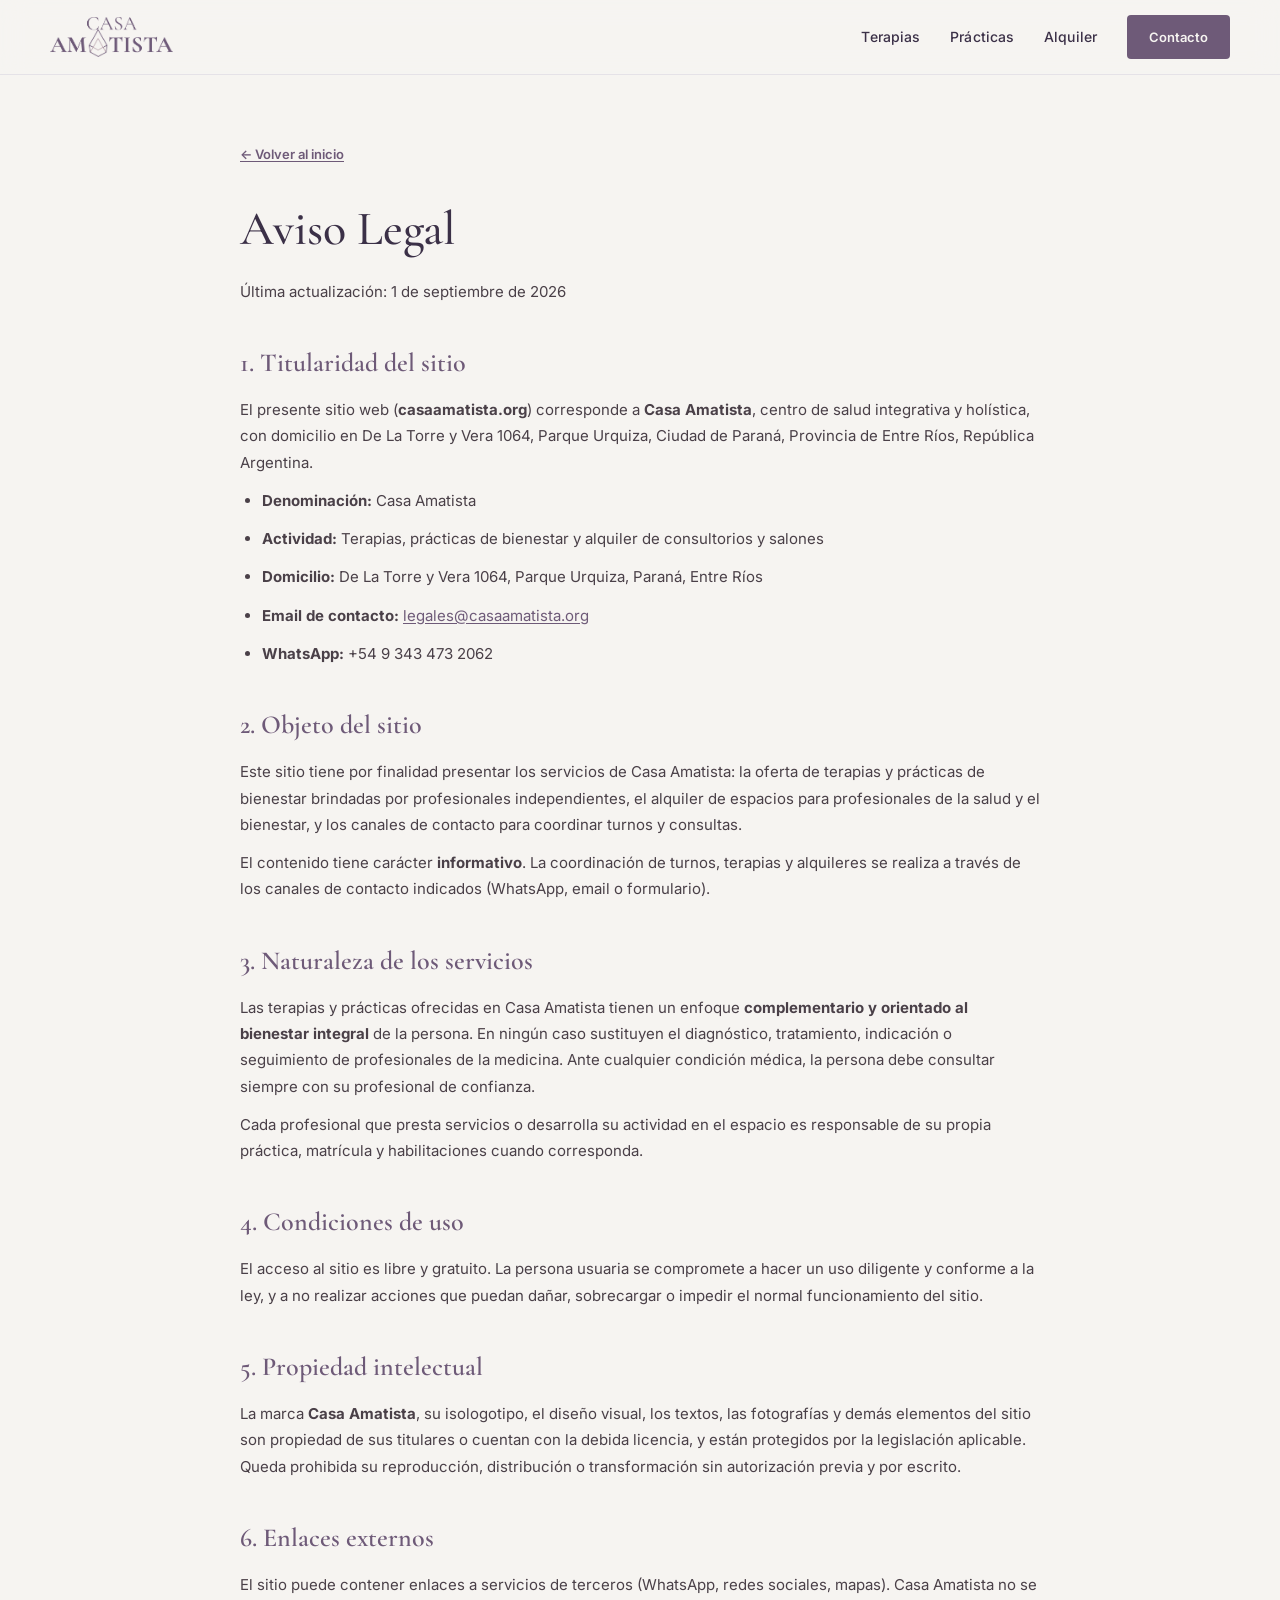
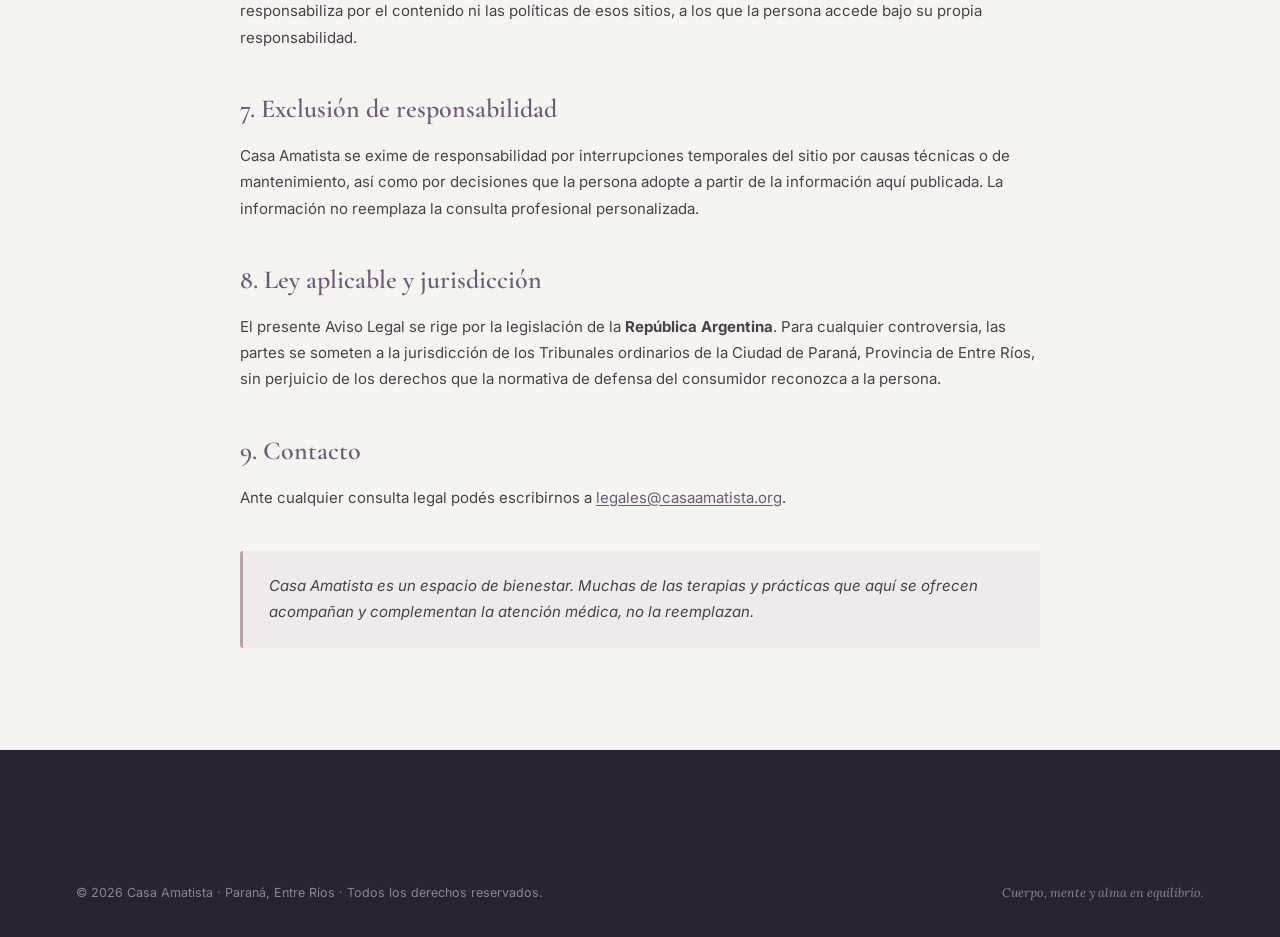
<file: paginas/aviso-legal.html>
﻿<!DOCTYPE html>
<html lang="es">
<head>
<meta charset="UTF-8">
<meta name="viewport" content="width=device-width, initial-scale=1.0">
<title>Aviso Legal · Casa Amatista</title>
<meta name="description" content="Información legal sobre la titularidad del sitio de Casa Amatista y condiciones de uso.">
<meta name="robots" content="noindex, follow">
<link rel="icon" type="image/png" href="../assets/favicon.png">
<link rel="preconnect" href="https://fonts.googleapis.com">
<link rel="preconnect" href="https://fonts.gstatic.com" crossorigin>
<link href="https://fonts.googleapis.com/css2?family=Cormorant+Garamond:ital,wght@0,500;0,600;1,500&family=Lora:ital@0;1&family=Inter:wght@400;500;600;700&display=swap" rel="stylesheet">
<link rel="stylesheet" href="../styles.css">
</head>
<body>

<header class="navbar" id="navbar">
  <div class="container nav-inner">
    <a href="../index.html" class="nav-logo" aria-label="Casa Amatista · Inicio"><img src="../assets/logo-violeta.png" alt="Casa Amatista"></a>
    <nav class="nav-links" id="navLinks">
      <a href="../index.html#terapias" class="nav-link">Terapias</a>
      <a href="../index.html#practicas" class="nav-link">Prácticas</a>
      <a href="../index.html#alquiler" class="nav-link">Alquiler</a>
      <a href="../index.html#contacto" class="nav-cta">Contacto</a>
    </nav>
    <button class="nav-toggle" id="navToggle" aria-label="Abrir menú"><span></span><span></span><span></span></button>
  </div>
</header>

<main class="legal-page">
  <div class="container">
    <div class="legal-box">
      <a href="../index.html" class="legal-back">← Volver al inicio</a>
      <h1>Aviso Legal</h1>
      <p class="legal-date">Última actualización: 1 de septiembre de 2026</p>

      <h2>1. Titularidad del sitio</h2>
      <p>El presente sitio web (<strong>casaamatista.org</strong>) corresponde a <strong>Casa Amatista</strong>, centro de salud integrativa y holística, con domicilio en De La Torre y Vera 1064, Parque Urquiza, Ciudad de Paraná, Provincia de Entre Ríos, República Argentina.</p>
      <ul>
        <li><strong>Denominación:</strong> Casa Amatista</li>
        <li><strong>Actividad:</strong> Terapias, prácticas de bienestar y alquiler de consultorios y salones</li>
        <li><strong>Domicilio:</strong> De La Torre y Vera 1064, Parque Urquiza, Paraná, Entre Ríos</li>
        <li><strong>Email de contacto:</strong> <a href="mailto:legales@casaamatista.org">legales@casaamatista.org</a></li>
        <li><strong>WhatsApp:</strong> +54 9 343 473 2062</li>
      </ul>

      <h2>2. Objeto del sitio</h2>
      <p>Este sitio tiene por finalidad presentar los servicios de Casa Amatista: la oferta de terapias y prácticas de bienestar brindadas por profesionales independientes, el alquiler de espacios para profesionales de la salud y el bienestar, y los canales de contacto para coordinar turnos y consultas.</p>
      <p>El contenido tiene carácter <strong>informativo</strong>. La coordinación de turnos, terapias y alquileres se realiza a través de los canales de contacto indicados (WhatsApp, email o formulario).</p>

      <h2>3. Naturaleza de los servicios</h2>
      <p>Las terapias y prácticas ofrecidas en Casa Amatista tienen un enfoque <strong>complementario y orientado al bienestar integral</strong> de la persona. En ningún caso sustituyen el diagnóstico, tratamiento, indicación o seguimiento de profesionales de la medicina. Ante cualquier condición médica, la persona debe consultar siempre con su profesional de confianza.</p>
      <p>Cada profesional que presta servicios o desarrolla su actividad en el espacio es responsable de su propia práctica, matrícula y habilitaciones cuando corresponda.</p>

      <h2>4. Condiciones de uso</h2>
      <p>El acceso al sitio es libre y gratuito. La persona usuaria se compromete a hacer un uso diligente y conforme a la ley, y a no realizar acciones que puedan dañar, sobrecargar o impedir el normal funcionamiento del sitio.</p>

      <h2>5. Propiedad intelectual</h2>
      <p>La marca <strong>Casa Amatista</strong>, su isologotipo, el diseño visual, los textos, las fotografías y demás elementos del sitio son propiedad de sus titulares o cuentan con la debida licencia, y están protegidos por la legislación aplicable. Queda prohibida su reproducción, distribución o transformación sin autorización previa y por escrito.</p>

      <h2>6. Enlaces externos</h2>
      <p>El sitio puede contener enlaces a servicios de terceros (WhatsApp, redes sociales, mapas). Casa Amatista no se responsabiliza por el contenido ni las políticas de esos sitios, a los que la persona accede bajo su propia responsabilidad.</p>

      <h2>7. Exclusión de responsabilidad</h2>
      <p>Casa Amatista se exime de responsabilidad por interrupciones temporales del sitio por causas técnicas o de mantenimiento, así como por decisiones que la persona adopte a partir de la información aquí publicada. La información no reemplaza la consulta profesional personalizada.</p>

      <h2>8. Ley aplicable y jurisdicción</h2>
      <p>El presente Aviso Legal se rige por la legislación de la <strong>República Argentina</strong>. Para cualquier controversia, las partes se someten a la jurisdicción de los Tribunales ordinarios de la Ciudad de Paraná, Provincia de Entre Ríos, sin perjuicio de los derechos que la normativa de defensa del consumidor reconozca a la persona.</p>

      <h2>9. Contacto</h2>
      <p>Ante cualquier consulta legal podés escribirnos a <a href="mailto:legales@casaamatista.org">legales@casaamatista.org</a>.</p>

      <p class="legal-note">Casa Amatista es un espacio de bienestar. Muchas de las terapias y prácticas que aquí se ofrecen acompañan y complementan la atención médica, no la reemplazan.</p>
    </div>
  </div>
</main>

<footer class="footer">
  <div class="container">
    <div class="footer-bottom" style="border-top:none; padding-top:0;">
      <p>© 2026 Casa Amatista · Paraná, Entre Ríos · Todos los derechos reservados.</p>
      <p class="footer-meta">Cuerpo, mente y alma en equilibrio.</p>
    </div>
  </div>
</footer>

<script src="../script.js"></script>
</body>
</html>
</file>
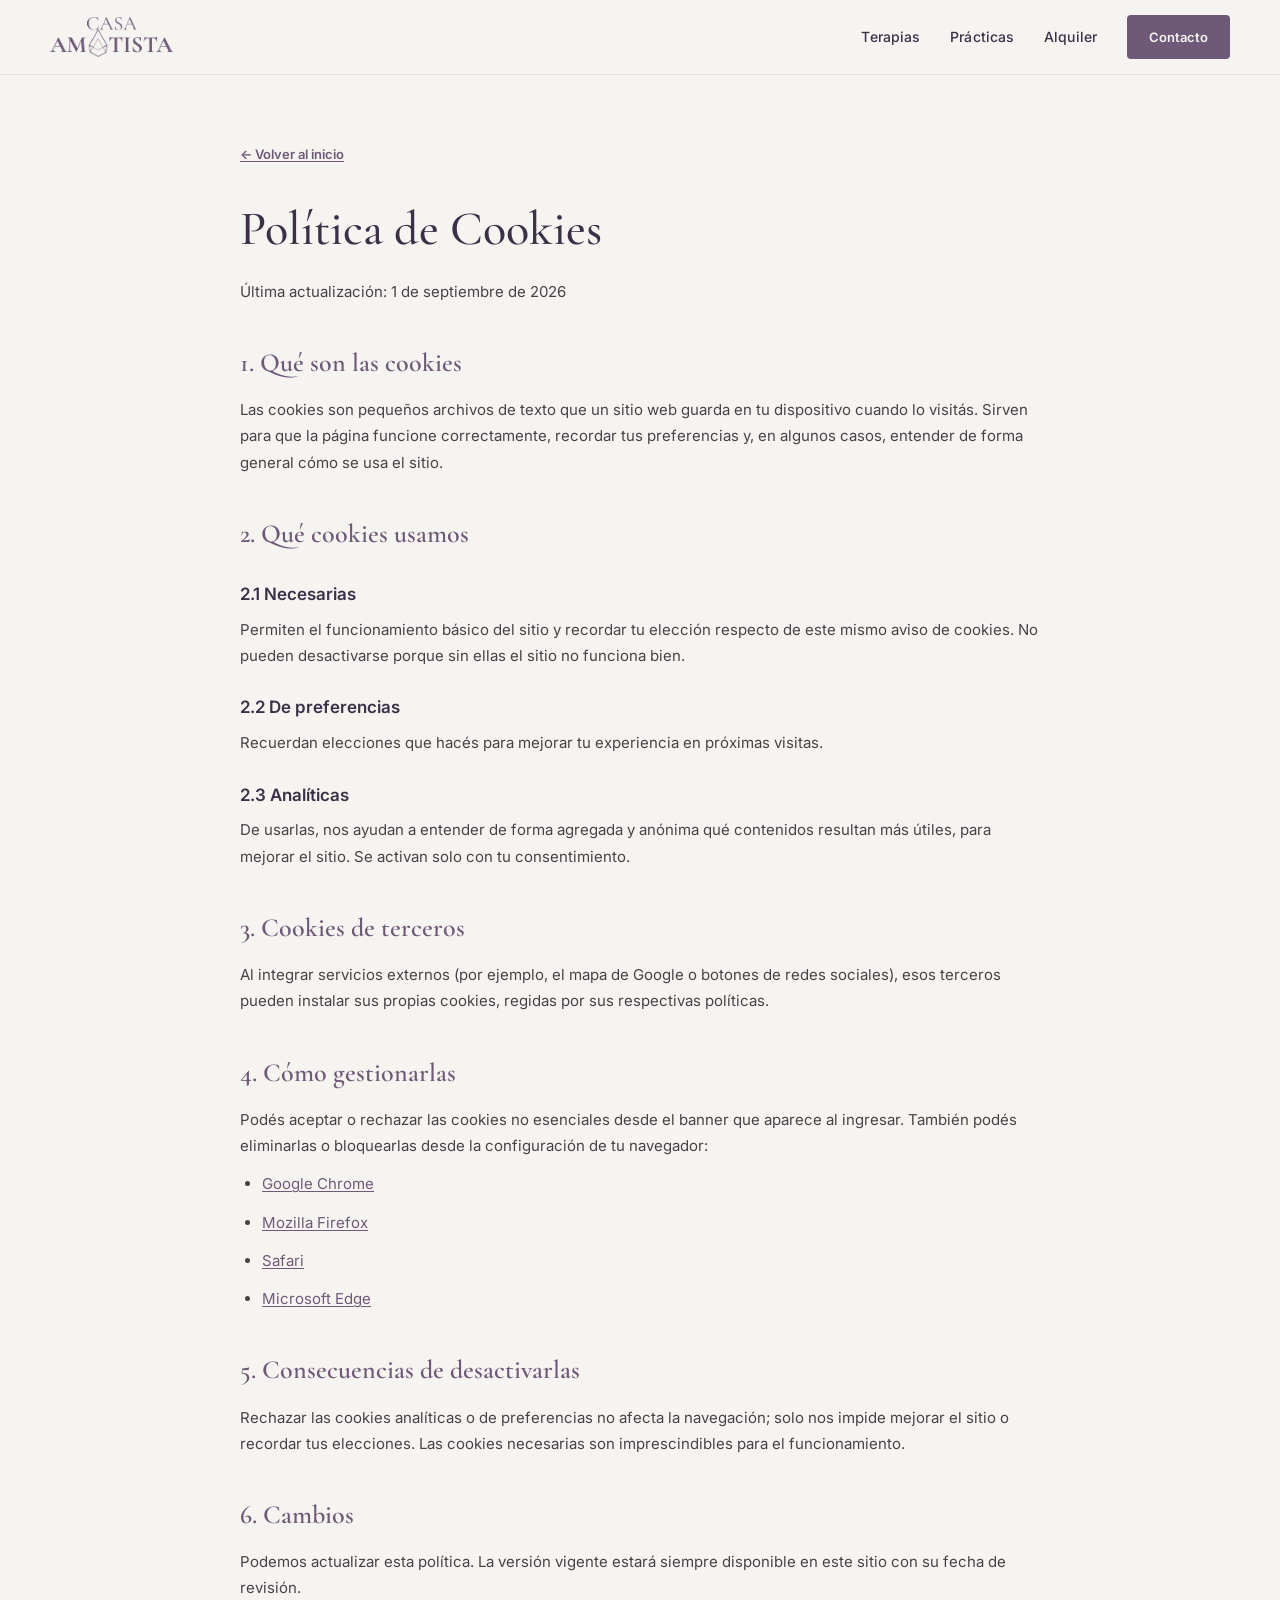
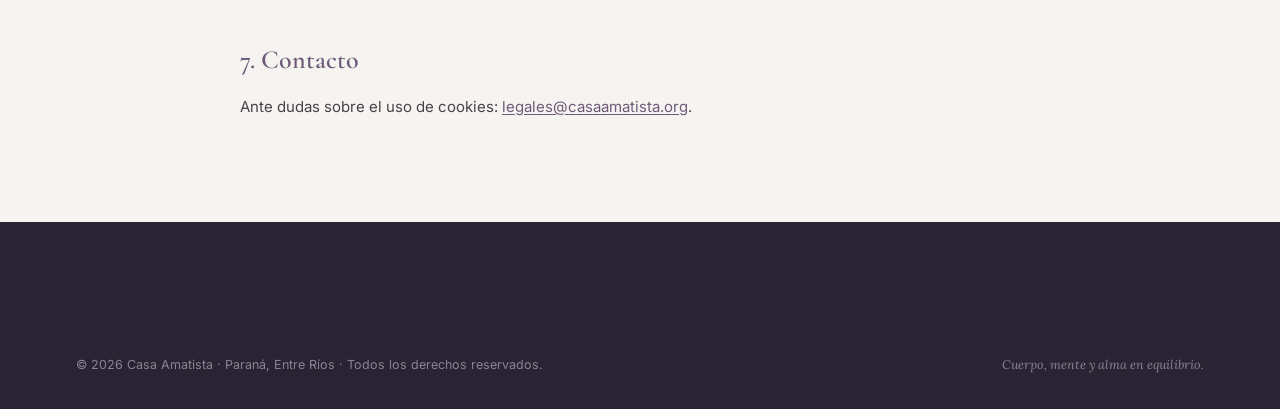
<file: paginas/cookies.html>
﻿<!DOCTYPE html>
<html lang="es">
<head>
<meta charset="UTF-8">
<meta name="viewport" content="width=device-width, initial-scale=1.0">
<title>Política de Cookies · Casa Amatista</title>
<meta name="description" content="Información sobre el uso de cookies en el sitio de Casa Amatista.">
<meta name="robots" content="noindex, follow">
<link rel="icon" type="image/png" href="../assets/favicon.png">
<link rel="preconnect" href="https://fonts.googleapis.com">
<link rel="preconnect" href="https://fonts.gstatic.com" crossorigin>
<link href="https://fonts.googleapis.com/css2?family=Cormorant+Garamond:ital,wght@0,500;0,600;1,500&family=Lora:ital@0;1&family=Inter:wght@400;500;600;700&display=swap" rel="stylesheet">
<link rel="stylesheet" href="../styles.css">
</head>
<body>

<header class="navbar" id="navbar">
  <div class="container nav-inner">
    <a href="../index.html" class="nav-logo" aria-label="Casa Amatista · Inicio"><img src="../assets/logo-violeta.png" alt="Casa Amatista"></a>
    <nav class="nav-links" id="navLinks">
      <a href="../index.html#terapias" class="nav-link">Terapias</a>
      <a href="../index.html#practicas" class="nav-link">Prácticas</a>
      <a href="../index.html#alquiler" class="nav-link">Alquiler</a>
      <a href="../index.html#contacto" class="nav-cta">Contacto</a>
    </nav>
    <button class="nav-toggle" id="navToggle" aria-label="Abrir menú"><span></span><span></span><span></span></button>
  </div>
</header>

<main class="legal-page">
  <div class="container">
    <div class="legal-box">
      <a href="../index.html" class="legal-back">← Volver al inicio</a>
      <h1>Política de Cookies</h1>
      <p class="legal-date">Última actualización: 1 de septiembre de 2026</p>

      <h2>1. Qué son las cookies</h2>
      <p>Las cookies son pequeños archivos de texto que un sitio web guarda en tu dispositivo cuando lo visitás. Sirven para que la página funcione correctamente, recordar tus preferencias y, en algunos casos, entender de forma general cómo se usa el sitio.</p>

      <h2>2. Qué cookies usamos</h2>

      <h3>2.1 Necesarias</h3>
      <p>Permiten el funcionamiento básico del sitio y recordar tu elección respecto de este mismo aviso de cookies. No pueden desactivarse porque sin ellas el sitio no funciona bien.</p>

      <h3>2.2 De preferencias</h3>
      <p>Recuerdan elecciones que hacés para mejorar tu experiencia en próximas visitas.</p>

      <h3>2.3 Analíticas</h3>
      <p>De usarlas, nos ayudan a entender de forma agregada y anónima qué contenidos resultan más útiles, para mejorar el sitio. Se activan solo con tu consentimiento.</p>

      <h2>3. Cookies de terceros</h2>
      <p>Al integrar servicios externos (por ejemplo, el mapa de Google o botones de redes sociales), esos terceros pueden instalar sus propias cookies, regidas por sus respectivas políticas.</p>

      <h2>4. Cómo gestionarlas</h2>
      <p>Podés aceptar o rechazar las cookies no esenciales desde el banner que aparece al ingresar. También podés eliminarlas o bloquearlas desde la configuración de tu navegador:</p>
      <ul>
        <li><a href="https://support.google.com/chrome/answer/95647" target="_blank" rel="noopener">Google Chrome</a></li>
        <li><a href="https://support.mozilla.org/es/kb/habilitar-y-deshabilitar-cookies" target="_blank" rel="noopener">Mozilla Firefox</a></li>
        <li><a href="https://support.apple.com/es-es/guide/safari/sfri11471/mac" target="_blank" rel="noopener">Safari</a></li>
        <li><a href="https://support.microsoft.com/es-es/microsoft-edge" target="_blank" rel="noopener">Microsoft Edge</a></li>
      </ul>

      <h2>5. Consecuencias de desactivarlas</h2>
      <p>Rechazar las cookies analíticas o de preferencias no afecta la navegación; solo nos impide mejorar el sitio o recordar tus elecciones. Las cookies necesarias son imprescindibles para el funcionamiento.</p>

      <h2>6. Cambios</h2>
      <p>Podemos actualizar esta política. La versión vigente estará siempre disponible en este sitio con su fecha de revisión.</p>

      <h2>7. Contacto</h2>
      <p>Ante dudas sobre el uso de cookies: <a href="mailto:legales@casaamatista.org">legales@casaamatista.org</a>.</p>
    </div>
  </div>
</main>

<footer class="footer">
  <div class="container">
    <div class="footer-bottom" style="border-top:none; padding-top:0;">
      <p>© 2026 Casa Amatista · Paraná, Entre Ríos · Todos los derechos reservados.</p>
      <p class="footer-meta">Cuerpo, mente y alma en equilibrio.</p>
    </div>
  </div>
</footer>

<script src="../script.js"></script>
</body>
</html>
</file>
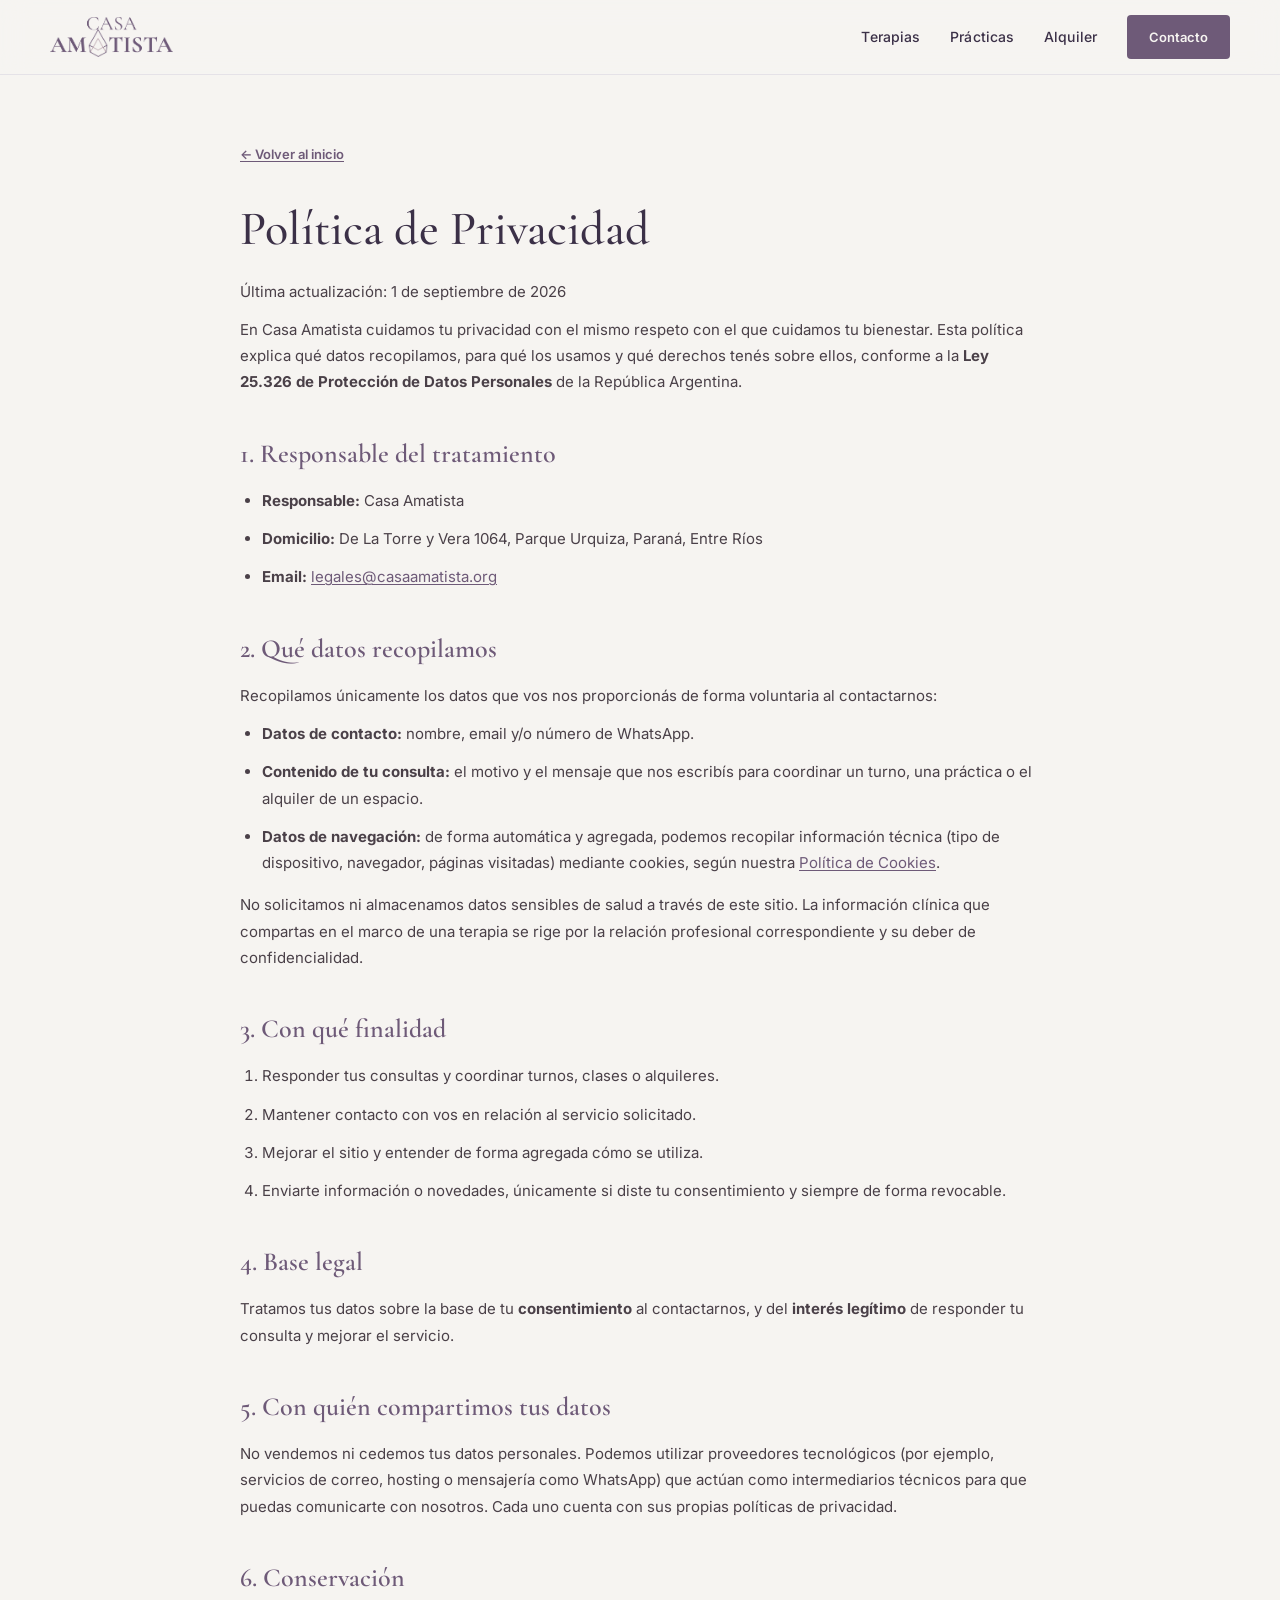
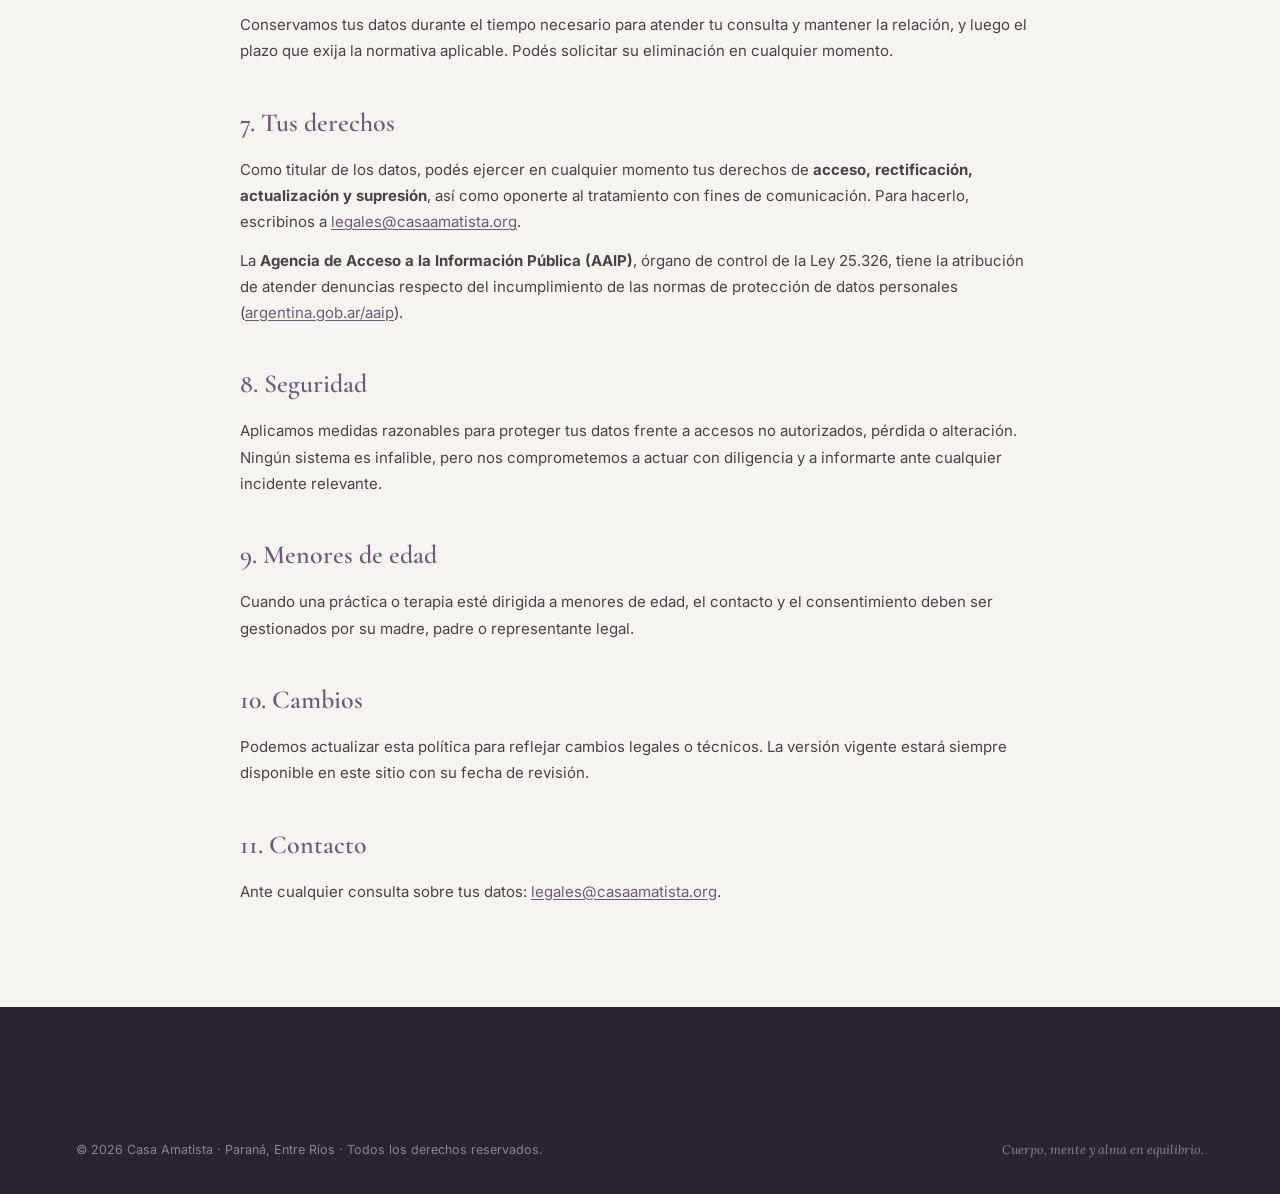
<file: paginas/privacidad.html>
﻿<!DOCTYPE html>
<html lang="es">
<head>
<meta charset="UTF-8">
<meta name="viewport" content="width=device-width, initial-scale=1.0">
<title>Política de Privacidad · Casa Amatista</title>
<meta name="description" content="Política de privacidad y protección de datos personales de Casa Amatista.">
<meta name="robots" content="noindex, follow">
<link rel="icon" type="image/png" href="../assets/favicon.png">
<link rel="preconnect" href="https://fonts.googleapis.com">
<link rel="preconnect" href="https://fonts.gstatic.com" crossorigin>
<link href="https://fonts.googleapis.com/css2?family=Cormorant+Garamond:ital,wght@0,500;0,600;1,500&family=Lora:ital@0;1&family=Inter:wght@400;500;600;700&display=swap" rel="stylesheet">
<link rel="stylesheet" href="../styles.css">
</head>
<body>

<header class="navbar" id="navbar">
  <div class="container nav-inner">
    <a href="../index.html" class="nav-logo" aria-label="Casa Amatista · Inicio"><img src="../assets/logo-violeta.png" alt="Casa Amatista"></a>
    <nav class="nav-links" id="navLinks">
      <a href="../index.html#terapias" class="nav-link">Terapias</a>
      <a href="../index.html#practicas" class="nav-link">Prácticas</a>
      <a href="../index.html#alquiler" class="nav-link">Alquiler</a>
      <a href="../index.html#contacto" class="nav-cta">Contacto</a>
    </nav>
    <button class="nav-toggle" id="navToggle" aria-label="Abrir menú"><span></span><span></span><span></span></button>
  </div>
</header>

<main class="legal-page">
  <div class="container">
    <div class="legal-box">
      <a href="../index.html" class="legal-back">← Volver al inicio</a>
      <h1>Política de Privacidad</h1>
      <p class="legal-date">Última actualización: 1 de septiembre de 2026</p>

      <p>En Casa Amatista cuidamos tu privacidad con el mismo respeto con el que cuidamos tu bienestar. Esta política explica qué datos recopilamos, para qué los usamos y qué derechos tenés sobre ellos, conforme a la <strong>Ley 25.326 de Protección de Datos Personales</strong> de la República Argentina.</p>

      <h2>1. Responsable del tratamiento</h2>
      <ul>
        <li><strong>Responsable:</strong> Casa Amatista</li>
        <li><strong>Domicilio:</strong> De La Torre y Vera 1064, Parque Urquiza, Paraná, Entre Ríos</li>
        <li><strong>Email:</strong> <a href="mailto:legales@casaamatista.org">legales@casaamatista.org</a></li>
      </ul>

      <h2>2. Qué datos recopilamos</h2>
      <p>Recopilamos únicamente los datos que vos nos proporcionás de forma voluntaria al contactarnos:</p>
      <ul>
        <li><strong>Datos de contacto:</strong> nombre, email y/o número de WhatsApp.</li>
        <li><strong>Contenido de tu consulta:</strong> el motivo y el mensaje que nos escribís para coordinar un turno, una práctica o el alquiler de un espacio.</li>
        <li><strong>Datos de navegación:</strong> de forma automática y agregada, podemos recopilar información técnica (tipo de dispositivo, navegador, páginas visitadas) mediante cookies, según nuestra <a href="cookies.html">Política de Cookies</a>.</li>
      </ul>
      <p>No solicitamos ni almacenamos datos sensibles de salud a través de este sitio. La información clínica que compartas en el marco de una terapia se rige por la relación profesional correspondiente y su deber de confidencialidad.</p>

      <h2>3. Con qué finalidad</h2>
      <ol>
        <li>Responder tus consultas y coordinar turnos, clases o alquileres.</li>
        <li>Mantener contacto con vos en relación al servicio solicitado.</li>
        <li>Mejorar el sitio y entender de forma agregada cómo se utiliza.</li>
        <li>Enviarte información o novedades, únicamente si diste tu consentimiento y siempre de forma revocable.</li>
      </ol>

      <h2>4. Base legal</h2>
      <p>Tratamos tus datos sobre la base de tu <strong>consentimiento</strong> al contactarnos, y del <strong>interés legítimo</strong> de responder tu consulta y mejorar el servicio.</p>

      <h2>5. Con quién compartimos tus datos</h2>
      <p>No vendemos ni cedemos tus datos personales. Podemos utilizar proveedores tecnológicos (por ejemplo, servicios de correo, hosting o mensajería como WhatsApp) que actúan como intermediarios técnicos para que puedas comunicarte con nosotros. Cada uno cuenta con sus propias políticas de privacidad.</p>

      <h2>6. Conservación</h2>
      <p>Conservamos tus datos durante el tiempo necesario para atender tu consulta y mantener la relación, y luego el plazo que exija la normativa aplicable. Podés solicitar su eliminación en cualquier momento.</p>

      <h2>7. Tus derechos</h2>
      <p>Como titular de los datos, podés ejercer en cualquier momento tus derechos de <strong>acceso, rectificación, actualización y supresión</strong>, así como oponerte al tratamiento con fines de comunicación. Para hacerlo, escribinos a <a href="mailto:legales@casaamatista.org">legales@casaamatista.org</a>.</p>
      <p>La <strong>Agencia de Acceso a la Información Pública (AAIP)</strong>, órgano de control de la Ley 25.326, tiene la atribución de atender denuncias respecto del incumplimiento de las normas de protección de datos personales (<a href="https://www.argentina.gob.ar/aaip" target="_blank" rel="noopener">argentina.gob.ar/aaip</a>).</p>

      <h2>8. Seguridad</h2>
      <p>Aplicamos medidas razonables para proteger tus datos frente a accesos no autorizados, pérdida o alteración. Ningún sistema es infalible, pero nos comprometemos a actuar con diligencia y a informarte ante cualquier incidente relevante.</p>

      <h2>9. Menores de edad</h2>
      <p>Cuando una práctica o terapia esté dirigida a menores de edad, el contacto y el consentimiento deben ser gestionados por su madre, padre o representante legal.</p>

      <h2>10. Cambios</h2>
      <p>Podemos actualizar esta política para reflejar cambios legales o técnicos. La versión vigente estará siempre disponible en este sitio con su fecha de revisión.</p>

      <h2>11. Contacto</h2>
      <p>Ante cualquier consulta sobre tus datos: <a href="mailto:legales@casaamatista.org">legales@casaamatista.org</a>.</p>
    </div>
  </div>
</main>

<footer class="footer">
  <div class="container">
    <div class="footer-bottom" style="border-top:none; padding-top:0;">
      <p>© 2026 Casa Amatista · Paraná, Entre Ríos · Todos los derechos reservados.</p>
      <p class="footer-meta">Cuerpo, mente y alma en equilibrio.</p>
    </div>
  </div>
</footer>

<script src="../script.js"></script>
</body>
</html>
</file>
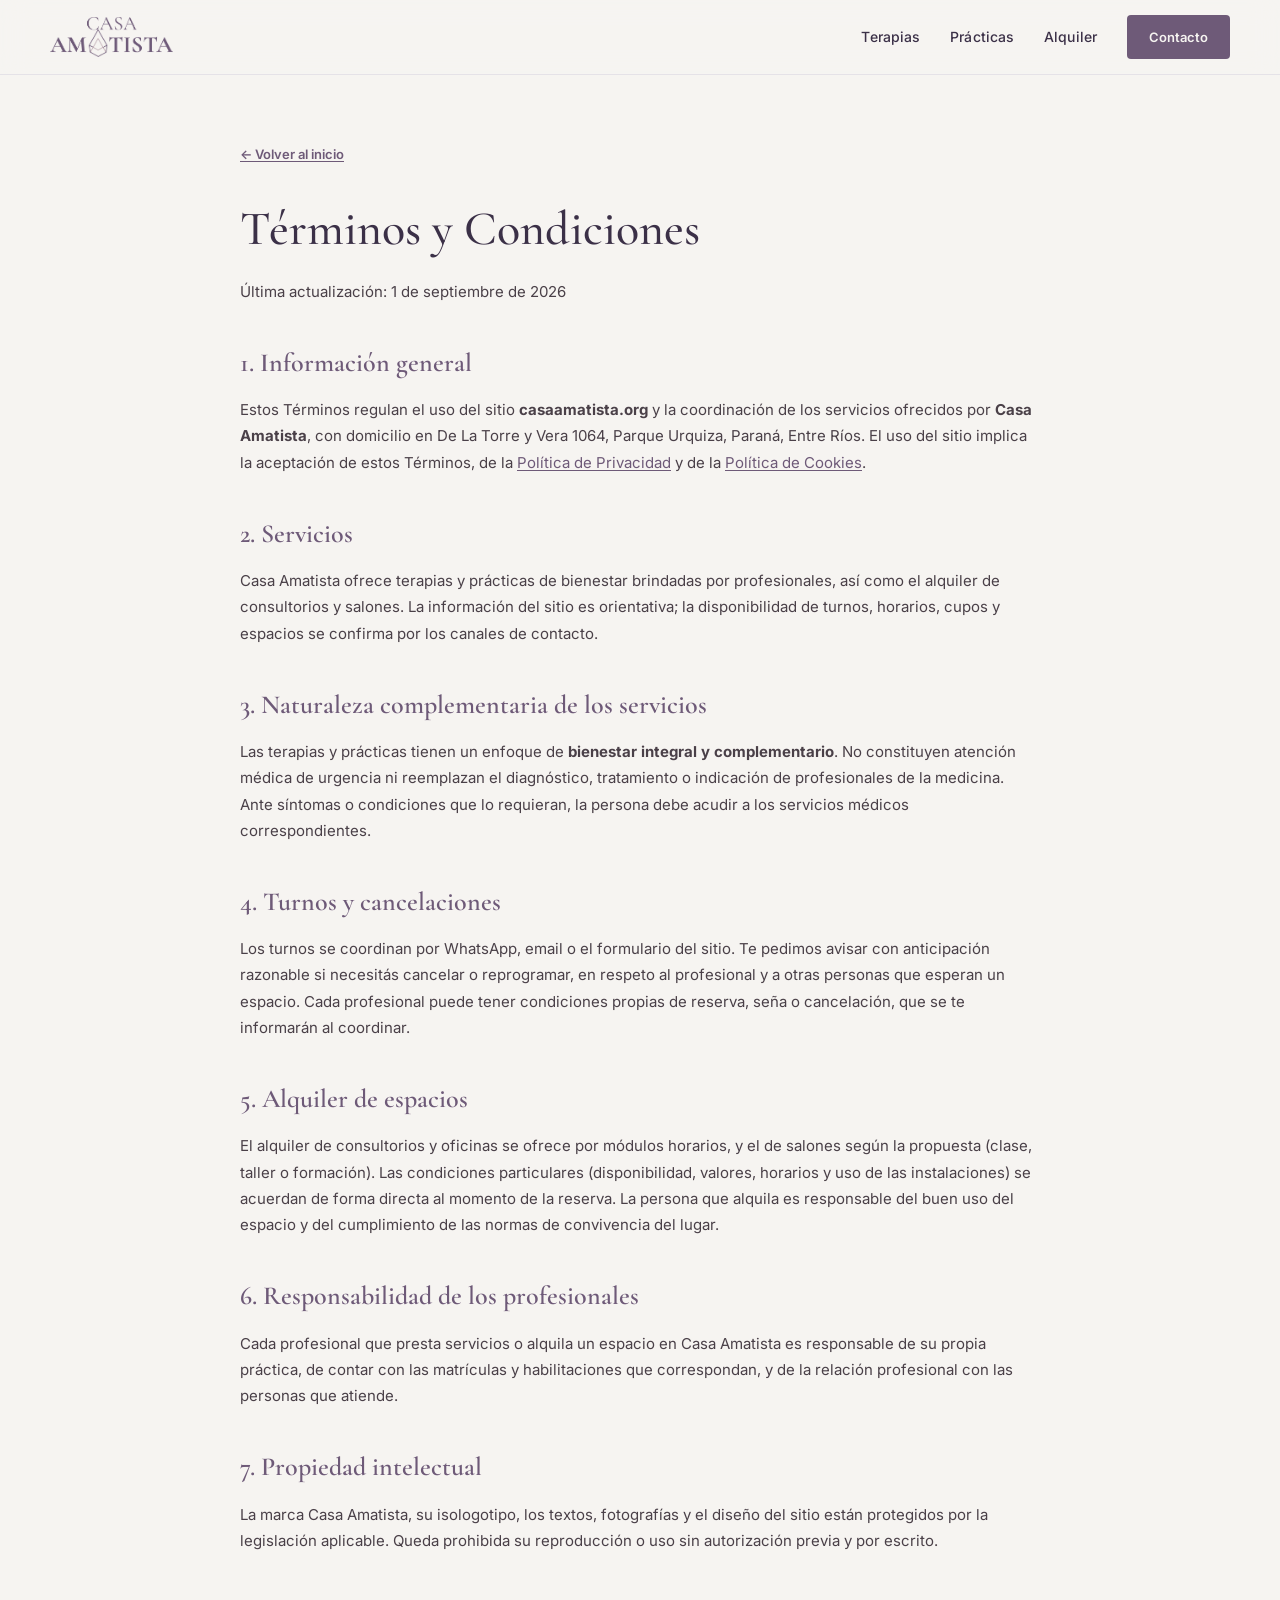
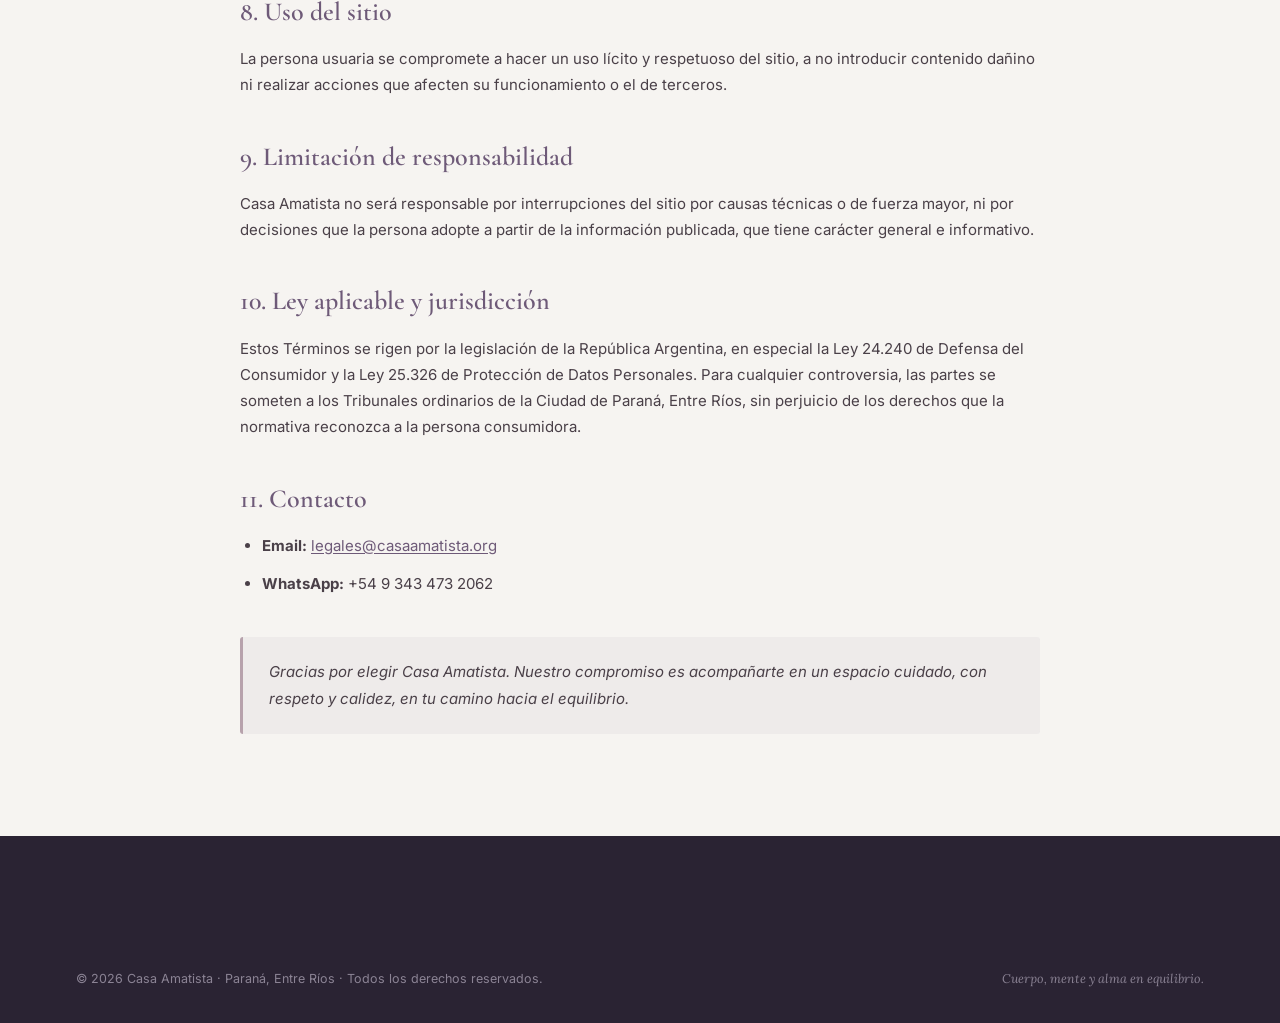
<file: paginas/terminos.html>
﻿<!DOCTYPE html>
<html lang="es">
<head>
<meta charset="UTF-8">
<meta name="viewport" content="width=device-width, initial-scale=1.0">
<title>Términos y Condiciones · Casa Amatista</title>
<meta name="description" content="Términos y condiciones de uso del sitio y de los servicios de Casa Amatista.">
<meta name="robots" content="noindex, follow">
<link rel="icon" type="image/png" href="../assets/favicon.png">
<link rel="preconnect" href="https://fonts.googleapis.com">
<link rel="preconnect" href="https://fonts.gstatic.com" crossorigin>
<link href="https://fonts.googleapis.com/css2?family=Cormorant+Garamond:ital,wght@0,500;0,600;1,500&family=Lora:ital@0;1&family=Inter:wght@400;500;600;700&display=swap" rel="stylesheet">
<link rel="stylesheet" href="../styles.css">
</head>
<body>

<header class="navbar" id="navbar">
  <div class="container nav-inner">
    <a href="../index.html" class="nav-logo" aria-label="Casa Amatista · Inicio"><img src="../assets/logo-violeta.png" alt="Casa Amatista"></a>
    <nav class="nav-links" id="navLinks">
      <a href="../index.html#terapias" class="nav-link">Terapias</a>
      <a href="../index.html#practicas" class="nav-link">Prácticas</a>
      <a href="../index.html#alquiler" class="nav-link">Alquiler</a>
      <a href="../index.html#contacto" class="nav-cta">Contacto</a>
    </nav>
    <button class="nav-toggle" id="navToggle" aria-label="Abrir menú"><span></span><span></span><span></span></button>
  </div>
</header>

<main class="legal-page">
  <div class="container">
    <div class="legal-box">
      <a href="../index.html" class="legal-back">← Volver al inicio</a>
      <h1>Términos y Condiciones</h1>
      <p class="legal-date">Última actualización: 1 de septiembre de 2026</p>

      <h2>1. Información general</h2>
      <p>Estos Términos regulan el uso del sitio <strong>casaamatista.org</strong> y la coordinación de los servicios ofrecidos por <strong>Casa Amatista</strong>, con domicilio en De La Torre y Vera 1064, Parque Urquiza, Paraná, Entre Ríos. El uso del sitio implica la aceptación de estos Términos, de la <a href="privacidad.html">Política de Privacidad</a> y de la <a href="cookies.html">Política de Cookies</a>.</p>

      <h2>2. Servicios</h2>
      <p>Casa Amatista ofrece terapias y prácticas de bienestar brindadas por profesionales, así como el alquiler de consultorios y salones. La información del sitio es orientativa; la disponibilidad de turnos, horarios, cupos y espacios se confirma por los canales de contacto.</p>

      <h2>3. Naturaleza complementaria de los servicios</h2>
      <p>Las terapias y prácticas tienen un enfoque de <strong>bienestar integral y complementario</strong>. No constituyen atención médica de urgencia ni reemplazan el diagnóstico, tratamiento o indicación de profesionales de la medicina. Ante síntomas o condiciones que lo requieran, la persona debe acudir a los servicios médicos correspondientes.</p>

      <h2>4. Turnos y cancelaciones</h2>
      <p>Los turnos se coordinan por WhatsApp, email o el formulario del sitio. Te pedimos avisar con anticipación razonable si necesitás cancelar o reprogramar, en respeto al profesional y a otras personas que esperan un espacio. Cada profesional puede tener condiciones propias de reserva, seña o cancelación, que se te informarán al coordinar.</p>

      <h2>5. Alquiler de espacios</h2>
      <p>El alquiler de consultorios y oficinas se ofrece por módulos horarios, y el de salones según la propuesta (clase, taller o formación). Las condiciones particulares (disponibilidad, valores, horarios y uso de las instalaciones) se acuerdan de forma directa al momento de la reserva. La persona que alquila es responsable del buen uso del espacio y del cumplimiento de las normas de convivencia del lugar.</p>

      <h2>6. Responsabilidad de los profesionales</h2>
      <p>Cada profesional que presta servicios o alquila un espacio en Casa Amatista es responsable de su propia práctica, de contar con las matrículas y habilitaciones que correspondan, y de la relación profesional con las personas que atiende.</p>

      <h2>7. Propiedad intelectual</h2>
      <p>La marca Casa Amatista, su isologotipo, los textos, fotografías y el diseño del sitio están protegidos por la legislación aplicable. Queda prohibida su reproducción o uso sin autorización previa y por escrito.</p>

      <h2>8. Uso del sitio</h2>
      <p>La persona usuaria se compromete a hacer un uso lícito y respetuoso del sitio, a no introducir contenido dañino ni realizar acciones que afecten su funcionamiento o el de terceros.</p>

      <h2>9. Limitación de responsabilidad</h2>
      <p>Casa Amatista no será responsable por interrupciones del sitio por causas técnicas o de fuerza mayor, ni por decisiones que la persona adopte a partir de la información publicada, que tiene carácter general e informativo.</p>

      <h2>10. Ley aplicable y jurisdicción</h2>
      <p>Estos Términos se rigen por la legislación de la República Argentina, en especial la Ley 24.240 de Defensa del Consumidor y la Ley 25.326 de Protección de Datos Personales. Para cualquier controversia, las partes se someten a los Tribunales ordinarios de la Ciudad de Paraná, Entre Ríos, sin perjuicio de los derechos que la normativa reconozca a la persona consumidora.</p>

      <h2>11. Contacto</h2>
      <ul>
        <li><strong>Email:</strong> <a href="mailto:legales@casaamatista.org">legales@casaamatista.org</a></li>
        <li><strong>WhatsApp:</strong> +54 9 343 473 2062</li>
      </ul>

      <p class="legal-note">Gracias por elegir Casa Amatista. Nuestro compromiso es acompañarte en un espacio cuidado, con respeto y calidez, en tu camino hacia el equilibrio.</p>
    </div>
  </div>
</main>

<footer class="footer">
  <div class="container">
    <div class="footer-bottom" style="border-top:none; padding-top:0;">
      <p>© 2026 Casa Amatista · Paraná, Entre Ríos · Todos los derechos reservados.</p>
      <p class="footer-meta">Cuerpo, mente y alma en equilibrio.</p>
    </div>
  </div>
</footer>

<script src="../script.js"></script>
</body>
</html>
</file>
<file: styles.css>
/* ===========================================================
   CASA AMATISTA · HOJA DE ESTILOS
   Centro de Salud Integrativa y Holística · Paraná, ER
   Identidad basada en el Manual de Marca (B&D Creativa)
   =========================================================== */

:root {
  /* ---- Paleta oficial de marca ---- */
  --violeta:      #6E5A78;  /* Violeta Amatista Profundo */
  --violeta-mid:  #574863;  /* transición */
  --violeta-deep: #3B3047;  /* geoda */
  --violeta-night:#2A2333;  /* fondo oscuro base */
  --lavanda:      #C7BFD1;  /* Lavanda Gris */
  --lavanda-soft: #DED8E4;
  --crema:        #F6F4F1;  /* Blanco Roto */
  --crema-warm:   #FBFAF7;
  --piedra:       #E6DFD6;  /* Beige Piedra */
  --piedra-deep:  #DBD2C6;
  --nude:         #B7A2AC;  /* Nude Rosé (corregido del swatch) */
  --nude-osc:     #ADA2A4;  /* Nude oscuro */
  --negro:        #2E2E2E;  /* Negro Suave */

  --texto:        #4A4048;  /* cuerpo, malva-grisáceo cálido */
  --texto-soft:   #7C727C;
  --linea:        #E3DCE6;

  /* ---- Tipografía ---- */
  --serif:     'Cormorant Garamond', Georgia, 'Times New Roman', serif;
  --serif-alt: 'Lora', Georgia, serif;
  --sans:      'Inter', system-ui, -apple-system, 'Segoe UI', sans-serif;

  /* ---- Métrica ---- */
  --container: 1180px;
  --section-y: 108px;
  --radius: 4px;

  --shadow-soft:  0 10px 40px rgba(110, 90, 120, 0.10);
  --shadow-lift:  0 20px 60px rgba(110, 90, 120, 0.18);
  --shadow-photo: 0 24px 60px rgba(42, 35, 51, 0.22);
}

/* ========== RESET ========== */
* { margin: 0; padding: 0; box-sizing: border-box; }
html { scroll-behavior: smooth; -webkit-text-size-adjust: 100%; }
body {
  font-family: var(--sans);
  font-size: 16px;
  line-height: 1.7;
  color: var(--texto);
  background: var(--crema);
  -webkit-font-smoothing: antialiased;
  -moz-osx-font-smoothing: grayscale;
  overflow-x: hidden;
}
img { max-width: 100%; height: auto; display: block; }
a { text-decoration: none; color: inherit; }
button { font-family: inherit; cursor: pointer; border: none; background: none; }
ul { list-style: none; }
::selection { background: var(--lavanda); color: var(--violeta-deep); }

/* ========== UTILIDADES ========== */
.container { width: 100%; max-width: var(--container); margin: 0 auto; padding: 0 26px; }
.section { padding: var(--section-y) 0; }
.section-tint { background: var(--piedra); }
.section-dark { background: var(--violeta-night); color: var(--crema); }
.center { text-align: center; }
.sr-only { position: absolute; width: 1px; height: 1px; padding: 0; margin: -1px; overflow: hidden; clip: rect(0,0,0,0); white-space: nowrap; border: 0; }

/* ========== CABECERAS DE SECCIÓN ========== */
.head { max-width: 680px; margin: 0 0 60px; }
.head.center { margin-left: auto; margin-right: auto; text-align: center; }
.eyebrow {
  display: inline-block;
  font-family: var(--serif);
  font-style: italic;
  font-size: 22px;
  font-weight: 500;
  color: var(--nude);
  margin-bottom: 10px;
  letter-spacing: 0.01em;
}
.section-dark .eyebrow { color: var(--lavanda); }
.title {
  font-family: var(--serif);
  font-weight: 500;
  font-size: clamp(32px, 5vw, 54px);
  line-height: 1.08;
  letter-spacing: 0.005em;
  color: var(--violeta-deep);
}
.section-dark .title { color: var(--crema); }
.lead {
  margin-top: 22px;
  font-size: 17.5px;
  line-height: 1.75;
  color: var(--texto-soft);
  max-width: 60ch;
}
.center .lead { margin-left: auto; margin-right: auto; }
.section-dark .lead { color: var(--lavanda); }

/* separador de rombo amatista */
.divider-rombo {
  display: flex; align-items: center; justify-content: center; gap: 14px;
  margin: 0 auto;
}
.divider-rombo::before, .divider-rombo::after {
  content: ''; height: 1px; width: 46px; background: var(--lavanda);
}
.divider-rombo span {
  width: 9px; height: 9px; transform: rotate(45deg);
  border: 1px solid var(--nude);
}

/* ========== BOTONES ========== */
.btn {
  display: inline-flex; align-items: center; justify-content: center; gap: 9px;
  padding: 15px 34px;
  font-family: var(--sans);
  font-size: 13.5px; font-weight: 600; letter-spacing: 0.3px;
  border-radius: var(--radius);
  border: 1px solid transparent;
  transition: transform .25s ease, background .25s ease, color .25s ease, box-shadow .25s ease, border-color .25s ease;
  white-space: nowrap;
}
.btn-primary { background: var(--violeta); color: var(--crema); border-color: var(--violeta); }
.btn-primary:hover { background: var(--violeta-deep); border-color: var(--violeta-deep); transform: translateY(-2px); box-shadow: var(--shadow-lift); }
.btn-outline { background: transparent; color: var(--violeta); border-color: var(--nude); }
.btn-outline:hover { background: var(--violeta); color: var(--crema); border-color: var(--violeta); transform: translateY(-2px); }
.btn-ghost { background: transparent; color: var(--crema); border-color: rgba(246,244,241,.55); }
.btn-ghost:hover { background: var(--crema); color: var(--violeta-deep); border-color: var(--crema); }
.btn-wa { background: #4f9d69; color: #fff; border-color: #4f9d69; }
.btn-wa:hover { background: #418355; border-color: #418355; transform: translateY(-2px); box-shadow: 0 14px 34px rgba(79,157,105,.28); }
.btn-block { width: 100%; }
.btn-sm { padding: 11px 22px; font-size: 12.5px; }
.btn svg { width: 18px; height: 18px; }

/* ========== NAVBAR ========== */
.navbar {
  position: fixed; inset: 0 0 auto 0; z-index: 1000;
  background: rgba(246, 244, 241, 0.72);
  backdrop-filter: blur(14px); -webkit-backdrop-filter: blur(14px);
  border-bottom: 1px solid rgba(199, 191, 209, 0.35);
  transition: background .3s ease, box-shadow .3s ease, padding .3s ease;
}
.navbar.scrolled { background: rgba(246,244,241,.94); box-shadow: 0 6px 30px rgba(110,90,120,.10); }
.nav-inner { display: flex; align-items: center; justify-content: space-between; padding: 15px 0; }
.nav-logo img { height: 40px; width: auto; }
.nav-links { display: flex; align-items: center; gap: 30px; }
.nav-link {
  font-size: 14px; font-weight: 500; color: var(--violeta-deep);
  position: relative; letter-spacing: 0.1px; padding: 4px 0;
}
.nav-link::after {
  content: ''; position: absolute; left: 0; bottom: -3px; height: 1.5px; width: 0;
  background: var(--violeta); transition: width .28s ease;
}
.nav-link:hover { color: var(--violeta); }
.nav-link:hover::after { width: 100%; }
.nav-cta {
  font-size: 13px; font-weight: 600; color: var(--crema);
  background: var(--violeta); padding: 11px 22px; border-radius: var(--radius);
  display: inline-flex; align-items: center; gap: 8px;
  transition: background .25s ease, transform .25s ease;
}
.nav-cta:hover { background: var(--violeta-deep); transform: translateY(-1px); }
.nav-cta svg { width: 16px; height: 16px; }
.nav-toggle { display: none; width: 30px; height: 22px; position: relative; }
.nav-toggle span { position: absolute; left: 0; height: 2px; width: 100%; background: var(--violeta-deep); border-radius: 2px; transition: transform .3s ease, opacity .3s ease, top .3s ease; }
.nav-toggle span:nth-child(1){ top: 0; }
.nav-toggle span:nth-child(2){ top: 10px; }
.nav-toggle span:nth-child(3){ top: 20px; }
.nav-toggle.active span:nth-child(1){ top: 10px; transform: rotate(45deg); }
.nav-toggle.active span:nth-child(2){ opacity: 0; }
.nav-toggle.active span:nth-child(3){ top: 10px; transform: rotate(-45deg); }

/* ========== HERO ========== */
.hero {
  position: relative; min-height: 100svh;
  display: flex; align-items: center; justify-content: center;
  text-align: center; overflow: hidden;
  padding: 130px 0 80px;
}
.hero-bg { position: absolute; inset: 0; z-index: 0; }
.hero-bg img { width: 100%; height: 100%; object-fit: cover; object-position: center 40%; }
.hero-overlay {
  position: absolute; inset: 0; z-index: 1;
  background:
    linear-gradient(180deg, rgba(42,35,51,.62) 0%, rgba(59,48,71,.42) 45%, rgba(42,35,51,.78) 100%),
    radial-gradient(120% 90% at 50% 30%, rgba(110,90,120,.10) 0%, rgba(42,35,51,.55) 100%);
}
#petals {
  position: absolute; inset: 0; z-index: 2; pointer-events: none;
  -webkit-mask-image: linear-gradient(to top, transparent 0%, black 14%, black 86%, transparent 100%);
  mask-image: linear-gradient(to top, transparent 0%, black 14%, black 86%, transparent 100%);
}
.hero-inner { position: relative; z-index: 3; max-width: 860px; padding: 0 24px; color: var(--crema); }
.hero-iso { width: 62px; margin: 0 auto 26px; opacity: .95; }
.hero-iso img { width: 100%; }
.hero h1 {
  font-family: var(--serif); font-weight: 500;
  font-size: clamp(52px, 11vw, 108px); line-height: .98;
  letter-spacing: 0.01em; color: var(--crema);
  text-shadow: 0 2px 40px rgba(42,35,51,.4);
}
.hero-logo {
  width: min(560px, 80vw); height: auto; margin: 0 auto;
  filter: drop-shadow(0 2px 40px rgba(42,35,51,.4));
}
.hero-tagline {
  display: flex; align-items: center; justify-content: center; gap: 16px;
  margin: 22px 0 6px; text-transform: uppercase;
  font-size: clamp(12px, 2vw, 15px); letter-spacing: 0.42em; font-weight: 500;
  color: var(--lavanda-soft); padding-left: 0.42em;
}
.hero-tagline .dot { width: 5px; height: 5px; transform: rotate(45deg); background: var(--nude); }
.hero-sub {
  margin: 26px auto 0; max-width: 46ch;
  font-family: var(--serif-alt); font-size: clamp(16px, 2.3vw, 19px);
  line-height: 1.7; color: rgba(246,244,241,.92); font-weight: 400;
}
.hero-ctas { margin-top: 40px; display: flex; gap: 15px; justify-content: center; flex-wrap: wrap; }

/* ========== FILOSOFÍA / EJES ========== */
.filosofia { position: relative; }
.filosofia .lead-serif {
  font-family: var(--serif-alt); font-size: clamp(19px, 2.6vw, 24px);
  line-height: 1.75; color: var(--violeta); max-width: 40ch; margin: 0 auto 8px; font-weight: 400;
}
.ejes {
  display: grid; grid-template-columns: repeat(3, 1fr); gap: 34px;
  margin-top: 64px;
}
.eje {
  text-align: center; padding: 40px 28px; background: var(--crema-warm);
  border: none; border-radius: 18px; box-shadow: 0 8px 22px rgba(42,35,51,.07);
  font-family: inherit; cursor: pointer; width: 100%;
  transition: transform .3s ease, box-shadow .3s ease;
  display: flex; flex-direction: column; align-items: center;
}
.eje:hover, .eje:focus-visible {
  transform: scale(1.045); box-shadow: 0 18px 40px rgba(42,35,51,.16); z-index: 2;
}
.eje:focus-visible { outline: 2px solid var(--violeta); outline-offset: 3px; }
.eje-mark {
  width: 58px; height: 58px; margin: 0 auto 18px;
  display: flex; align-items: center; justify-content: center;
  border: 1px solid var(--lavanda); border-radius: 50%; color: var(--violeta);
}
.eje-mark svg { width: 28px; height: 28px; }
.eje-badge {
  display: block; font-family: var(--sans); font-size: 11px; font-weight: 700;
  letter-spacing: .1em; text-transform: uppercase; color: var(--nude); margin-bottom: 8px;
}
.eje h3 { font-family: var(--serif); font-size: 30px; font-weight: 600; color: var(--violeta-deep); margin-bottom: 10px; }
.eje p { font-size: 15.5px; line-height: 1.7; color: var(--texto-soft); max-width: 32ch; margin: 0 auto; }
.eje-line { width: 30px; height: 1px; flex-shrink: 0; background: var(--nude); margin: auto auto 0; }

/* ========== TERAPIAS ========== */
.terapias-grid {
  display: grid; grid-template-columns: repeat(3, 1fr); gap: 22px;
}
.terapia {
  position: relative; background: var(--crema-warm); padding: 32px 30px;
  border: none; border-radius: 16px; box-shadow: 0 8px 22px rgba(42,35,51,.07);
  transition: transform .3s ease, box-shadow .3s ease;
  display: flex; flex-direction: column; gap: 8px; text-align: left;
  font-family: inherit; cursor: pointer; width: 100%;
}
.terapia:hover, .terapia:focus-visible {
  transform: scale(1.045); z-index: 2;
  box-shadow: 0 18px 40px rgba(42,35,51,.16);
}
.terapia:focus-visible { outline: 2px solid var(--violeta); outline-offset: 3px; }
.terapia-icon {
  width: 48px; height: 48px; margin-bottom: 6px;
  display: flex; align-items: center; justify-content: center;
  border: 1px solid var(--lavanda); border-radius: 50%; color: var(--violeta);
  background: rgba(199,191,209,.14);
}
.terapia-icon svg { width: 23px; height: 23px; }
.terapia-top { display: flex; align-items: baseline; justify-content: space-between; gap: 12px; }
.terapia h3 { font-family: var(--serif); font-size: 25px; font-weight: 600; color: var(--violeta-deep); line-height: 1.15; }
.terapia .modo { font-size: 10.5px; letter-spacing: .12em; text-transform: uppercase; color: var(--nude); font-weight: 600; white-space: nowrap; }
.terapia p { font-size: 14.5px; line-height: 1.65; color: var(--texto-soft); }
.terapias-note { margin-top: 30px; text-align: center; font-size: 14.5px; color: var(--texto-soft); }
.terapias-note strong { color: var(--violeta); font-weight: 600; }

/* ========== PRÁCTICAS ========== */
.practicas-grid { display: grid; grid-template-columns: repeat(2, 1fr); gap: 26px; }
.practica {
  position: relative; border-radius: var(--radius); overflow: hidden;
  min-height: 340px; display: flex; align-items: flex-end;
  box-shadow: var(--shadow-soft);
}
.practica img { position: absolute; inset: 0; width: 100%; height: 100%; object-fit: cover; transition: transform .8s ease; }
.practica-taichi img { object-position: 75% 94%; }
.practica-taichi::after { background: linear-gradient(180deg, rgba(42,35,51,0) 45%, rgba(42,35,51,.8) 100%); }
.practica::after { content: ''; position: absolute; inset: 0; background: linear-gradient(180deg, rgba(42,35,51,0) 30%, rgba(42,35,51,.85) 100%); }
.practica:hover img { transform: scale(1.05); }
.practica-body { position: relative; z-index: 2; padding: 30px 32px; color: var(--crema); }
.practica-body h3 { font-family: var(--serif); font-size: 32px; font-weight: 600; margin-bottom: 6px; }
.practica-body p { font-size: 14.5px; line-height: 1.6; color: rgba(246,244,241,.9); max-width: 40ch; }
.practica-tag {
  position: absolute; top: 20px; left: 20px; z-index: 2;
  background: rgba(246,244,241,.9); color: var(--violeta-deep);
  font-size: 11px; font-weight: 600; letter-spacing: .08em; text-transform: uppercase;
  padding: 6px 13px; border-radius: 40px;
}

/* ========== EL ESPACIO (galería, dark) ========== */
.espacio-intro { display: grid; grid-template-columns: 1.1fr 1fr; gap: 60px; align-items: center; margin-bottom: 60px; }
.espacio-intro .lead { color: var(--lavanda); }
.espacio-feature { position: relative; border-radius: var(--radius); overflow: hidden; box-shadow: var(--shadow-photo); }
.espacio-feature img { width: 100%; aspect-ratio: 4/5; object-fit: cover; transition: transform .8s ease; }
.espacio-feature:hover img { transform: scale(1.06); }
.espacio-feature figcaption {
  position: absolute; left: 0; bottom: 0; right: 0; padding: 22px 24px;
  background: linear-gradient(transparent, rgba(42,35,51,.9));
  color: var(--crema); font-family: var(--serif-alt); font-style: italic; font-size: 16px;
}
.gallery { display: grid; grid-template-columns: repeat(4, 1fr); grid-auto-rows: 180px; gap: 14px; }
.gallery figure { position: relative; overflow: hidden; border-radius: var(--radius); }
.gallery img { width: 100%; height: 100%; object-fit: cover; transition: transform .8s ease; }
.gallery figure:hover img { transform: scale(1.06); }
.gallery .tall { grid-row: span 2; }
.gallery .wide { grid-column: span 2; }
.gallery figcaption {
  position: absolute; left: 0; bottom: 0; right: 0; padding: 30px 16px 12px;
  background: linear-gradient(transparent, rgba(42,35,51,.82));
  color: var(--crema); font-size: 12.5px; letter-spacing: .04em;
  opacity: 0; transform: translateY(8px); transition: opacity .35s ease, transform .35s ease;
}
.gallery figure:hover figcaption { opacity: 1; transform: translateY(0); }

/* ========== ALQUILER ========== */
.alquiler-grid { display: grid; grid-template-columns: repeat(2, 1fr); gap: 28px; }
.oferta {
  background: var(--crema-warm); border: 1px solid var(--linea); border-radius: var(--radius);
  overflow: hidden; display: flex; flex-direction: column; box-shadow: var(--shadow-soft);
}
.oferta-photo { position: relative; height: 230px; overflow: hidden; }
.oferta-photo img { width: 100%; height: 100%; object-fit: cover; transition: transform .8s ease; }
.oferta:hover .oferta-photo img { transform: scale(1.06); }
.oferta-photo span {
  position: absolute; top: 16px; left: 16px;
  background: var(--violeta); color: var(--crema);
  font-size: 11px; font-weight: 600; letter-spacing: .07em; text-transform: uppercase;
  padding: 6px 14px; border-radius: 40px;
}
.oferta-body { padding: 30px 32px 34px; display: flex; flex-direction: column; flex: 1; }
.oferta-body h3 { font-family: var(--serif); font-size: 29px; font-weight: 600; color: var(--violeta-deep); margin-bottom: 6px; }
.oferta-body > p { font-size: 15px; color: var(--texto-soft); line-height: 1.65; margin-bottom: 18px; }
.oferta-list { display: flex; flex-direction: column; gap: 10px; margin-bottom: 24px; }
.oferta-list li { position: relative; padding-left: 26px; font-size: 14.5px; color: var(--texto); line-height: 1.5; }
.oferta-list li::before {
  content: ''; position: absolute; left: 4px; top: 7px; width: 8px; height: 8px;
  transform: rotate(45deg); border: 1px solid var(--nude);
}
.oferta-foot { margin-top: auto; display: flex; align-items: center; justify-content: space-between; gap: 14px; flex-wrap: wrap; }
.oferta-modo { font-size: 13.5px; color: var(--texto-soft); }
.oferta-modo strong { color: var(--violeta); font-weight: 600; }

/* ========== CONTACTO ========== */
.contacto-grid { display: grid; grid-template-columns: 1fr 1fr; gap: 54px; align-items: stretch; }
.contacto-info { display: flex; flex-direction: column; }
.contacto-list { margin: 8px 0 30px; display: flex; flex-direction: column; gap: 22px; }
.ci-item { display: flex; gap: 16px; align-items: flex-start; }
.ci-icon {
  flex-shrink: 0; width: 44px; height: 44px; border-radius: 50%;
  background: var(--piedra); color: var(--violeta);
  display: flex; align-items: center; justify-content: center;
}
.ci-icon svg { width: 20px; height: 20px; }
.ci-item h4 { font-size: 12px; letter-spacing: .1em; text-transform: uppercase; color: var(--nude); font-weight: 600; margin-bottom: 3px; }
.ci-item p, .ci-item a { font-size: 16px; color: var(--texto); line-height: 1.5; }
.ci-item a:hover { color: var(--violeta); }
.contacto-social { display: flex; gap: 12px; margin-top: auto; }
.contacto-social a {
  width: 42px; height: 42px; border-radius: 50%; border: 1px solid var(--lavanda);
  display: flex; align-items: center; justify-content: center; color: var(--violeta);
  transition: background .25s ease, color .25s ease, transform .25s ease, border-color .25s ease;
}
.contacto-social a:hover { background: var(--violeta); color: var(--crema); border-color: var(--violeta); transform: translateY(-2px); }
.contacto-social svg { width: 19px; height: 19px; }
.contacto-map { border-radius: var(--radius); overflow: hidden; box-shadow: var(--shadow-soft); min-height: 380px; border: 1px solid var(--linea); }
.contacto-map iframe { width: 100%; height: 100%; min-height: 380px; border: 0; display: block; filter: grayscale(.2) saturate(.9); }

/* ========== FAQ ========== */
.faq-list { max-width: 820px; margin: 0 auto; }
.faq-item { border-bottom: 1px solid var(--linea); }
.faq-item summary {
  list-style: none; cursor: pointer; padding: 26px 44px 26px 4px; position: relative;
  font-family: var(--serif); font-size: 22px; font-weight: 600; color: var(--violeta-deep);
  transition: color .2s ease;
}
.faq-item summary::-webkit-details-marker { display: none; }
.faq-item summary:hover { color: var(--violeta); }
.faq-item summary::after {
  content: '+'; position: absolute; right: 8px; top: 50%; transform: translateY(-50%);
  font-family: var(--sans); font-size: 26px; font-weight: 300; color: var(--nude); transition: transform .3s ease;
}
.faq-item[open] summary::after { content: '\2013'; }
.faq-item p { padding: 0 44px 26px 4px; font-size: 15.5px; line-height: 1.75; color: var(--texto-soft); }
.faq-item p a { color: var(--violeta); text-decoration: underline; text-underline-offset: 2px; }

/* ========== CTA FINAL ========== */
.cta-final { position: relative; text-align: center; overflow: hidden; }
.cta-final .container { position: relative; z-index: 2; }
.cta-iso { width: 56px; margin: 0 auto 26px; opacity: .9; }
.cta-final h2 { font-family: var(--serif); font-size: clamp(34px, 5.5vw, 56px); font-weight: 500; color: var(--crema); line-height: 1.08; }
.cta-final p { margin: 20px auto 34px; max-width: 48ch; font-family: var(--serif-alt); font-size: 18px; line-height: 1.7; color: var(--lavanda); }
.cta-final .hero-ctas { margin-top: 0; }

/* ========== FOOTER ========== */
.footer { background: var(--violeta-night); color: var(--lavanda); padding: 78px 0 34px; }
.footer-grid { display: grid; grid-template-columns: 2fr 1fr 1fr 1fr; gap: 44px; }
.footer-brand .footer-logo { height: 66px; width: auto; margin-bottom: 20px; }
.footer-tagline { text-transform: uppercase; letter-spacing: .35em; font-size: 11px; color: var(--nude); margin-bottom: 16px; }
.footer-mission { font-size: 14.5px; line-height: 1.7; color: rgba(199,191,209,.8); max-width: 34ch; }
.footer-col h4 { font-family: var(--serif); font-size: 20px; font-weight: 600; color: var(--crema); margin-bottom: 18px; }
.footer-col ul { display: flex; flex-direction: column; gap: 11px; }
.footer-col a { font-size: 14px; color: rgba(199,191,209,.78); transition: color .2s ease, padding-left .2s ease; }
.footer-col a:hover { color: var(--crema); padding-left: 4px; }
.footer-social { display: flex; gap: 11px; margin-top: 22px; }
.footer-social a {
  width: 38px; height: 38px; border-radius: 50%; border: 1px solid rgba(199,191,209,.3);
  display: flex; align-items: center; justify-content: center; color: var(--lavanda);
  transition: background .25s ease, color .25s ease, border-color .25s ease, transform .25s ease;
}
.footer-social a:hover { background: var(--violeta); color: var(--crema); border-color: var(--violeta); transform: translateY(-2px); }
.footer-social svg { width: 17px; height: 17px; }
.footer-bottom {
  margin-top: 54px; padding-top: 26px; border-top: 1px solid rgba(199,191,209,.16);
  display: flex; justify-content: space-between; align-items: center; gap: 16px; flex-wrap: wrap;
}
.footer-bottom p { font-size: 12.5px; color: rgba(199,191,209,.62); }
.footer-meta { font-family: var(--serif-alt); font-style: italic; }

/* ========== MODAL ========== */
.modal { position: fixed; inset: 0; z-index: 2000; display: flex; align-items: center; justify-content: center; padding: 24px; }
.modal[hidden] { display: none; }
.modal-backdrop { position: absolute; inset: 0; background: rgba(42,35,51,.6); backdrop-filter: blur(4px); animation: fade .3s ease; }
.modal-card {
  position: relative; z-index: 2; width: 100%; max-width: 480px;
  background: var(--crema-warm); border-radius: 8px; padding: 40px 38px;
  box-shadow: var(--shadow-lift); max-height: 92vh; overflow-y: auto;
  animation: pop .35s cubic-bezier(.2,.9,.3,1.2);
}
@keyframes fade { from{opacity:0} to{opacity:1} }
@keyframes pop { from{opacity:0; transform: translateY(16px) scale(.98)} to{opacity:1; transform: none} }
.modal-close { position: absolute; top: 16px; right: 18px; font-size: 26px; line-height: 1; color: var(--nude); width: 34px; height: 34px; border-radius: 50%; transition: background .2s, color .2s; }
.modal-close:hover { background: var(--piedra); color: var(--violeta-deep); }
.modal-head { text-align: center; margin-bottom: 26px; }
.modal-badge { display: inline-block; font-family: var(--serif); font-style: italic; font-size: 19px; color: var(--nude); margin-bottom: 6px; }
.modal-head h3 { font-family: var(--serif); font-size: 30px; font-weight: 600; color: var(--violeta-deep); margin-bottom: 8px; }
.modal-head p { font-size: 14.5px; color: var(--texto-soft); line-height: 1.6; }
.form-field { margin-bottom: 16px; }
.form-field label { display: block; font-size: 13px; font-weight: 600; color: var(--violeta-deep); margin-bottom: 6px; }
.form-field .req { color: var(--nude); }
.form-field .opt { color: var(--texto-soft); font-weight: 400; }
.form-field input, .form-field select, .form-field textarea {
  width: 100%; padding: 12px 14px; font-family: var(--sans); font-size: 15px; color: var(--texto);
  background: #fff; border: 1px solid var(--linea); border-radius: var(--radius); transition: border-color .2s, box-shadow .2s;
}
.form-field input:focus, .form-field select:focus, .form-field textarea:focus {
  outline: none; border-color: var(--violeta); box-shadow: 0 0 0 3px rgba(110,90,120,.12);
}
.form-field textarea { resize: vertical; min-height: 96px; }
.modal .btn { margin-top: 6px; }
.modal-privacy { margin-top: 14px; font-size: 12px; color: var(--texto-soft); text-align: center; line-height: 1.5; }
.modal-privacy a { color: var(--violeta); text-decoration: underline; }
.modal-alt { margin-top: 18px; padding-top: 18px; border-top: 1px solid var(--linea); text-align: center; font-size: 13px; color: var(--texto-soft); }
.modal-alt a { color: #4f9d69; font-weight: 600; }
.modal-success { text-align: center; padding: 10px 4px; }
.modal-success[hidden] { display: none; }
.modal-success-icon { width: 62px; height: 62px; margin: 0 auto 18px; border-radius: 50%; background: var(--piedra); color: var(--violeta); display: flex; align-items: center; justify-content: center; font-size: 30px; }
.modal-success h3 { font-family: var(--serif); font-size: 28px; font-weight: 600; color: var(--violeta-deep); margin-bottom: 8px; }
.modal-success p { font-size: 14.5px; color: var(--texto-soft); line-height: 1.6; }

/* ---- Modal de terapias ---- */
.modal-card-lg { max-width: 620px; }
.modal-card-lg .modal-head { text-align: left; }
.terapia-modal-body { display: flex; flex-direction: column; gap: 22px; }
.tm-section h4 {
  font-family: var(--sans); font-size: 12px; font-weight: 700; letter-spacing: .08em;
  text-transform: uppercase; color: var(--violeta); margin-bottom: 8px;
}
.tm-section p { font-size: 15px; line-height: 1.7; color: var(--texto); }
.tm-section ul { display: flex; flex-direction: column; gap: 7px; }
.tm-section li {
  position: relative; padding-left: 20px; font-size: 14.5px; line-height: 1.6; color: var(--texto);
}
.tm-section li::before {
  content: ''; position: absolute; left: 0; top: 8px; width: 6px; height: 6px;
  border-radius: 50%; background: var(--violeta);
}
.form-note { margin-top: 16px; padding: 13px 15px; background: rgba(110,90,120,.07); border-left: 3px solid var(--nude); border-radius: 3px; font-size: 12.5px; text-align: left; line-height: 1.55; color: var(--texto); }

/* ========== COOKIE BANNER ========== */
.cookie-banner {
  position: fixed; left: 24px; right: 24px; bottom: 24px; z-index: 1500; max-width: 560px; margin: 0 auto;
  background: var(--violeta-night); color: var(--crema); border-radius: 8px; padding: 20px 24px;
  box-shadow: var(--shadow-lift); display: none; align-items: center; gap: 20px; flex-wrap: wrap;
}
.cookie-banner.show { display: flex; animation: pop .4s ease; }
.cookie-banner p { font-size: 13px; line-height: 1.55; flex: 1; min-width: 220px; color: rgba(246,244,241,.85); }
.cookie-banner a { color: var(--lavanda); text-decoration: underline; }
.cookie-buttons { display: flex; gap: 10px; }

/* ========== BACK TO TOP ========== */
.back-to-top {
  position: fixed; right: 24px; bottom: 24px; z-index: 1200;
  width: 46px; height: 46px; border-radius: 50%; background: var(--violeta); color: var(--crema);
  font-size: 20px; display: flex; align-items: center; justify-content: center;
  opacity: 0; visibility: hidden; transform: translateY(10px);
  transition: opacity .3s ease, transform .3s ease, background .25s ease; box-shadow: var(--shadow-soft);
}
.back-to-top.show { opacity: 1; visibility: visible; transform: none; }
.back-to-top:hover { background: var(--violeta-deep); }

/* ========== PÁGINAS LEGALES ========== */
.legal-page { padding: 140px 0 90px; background: var(--crema); }
.legal-box { max-width: 800px; margin: 0 auto; }
.legal-back { display: inline-block; font-size: 13px; color: var(--nude); margin-bottom: 24px; font-weight: 600; }
.legal-back:hover { color: var(--violeta); }
.legal-box h1 { font-family: var(--serif); font-size: clamp(34px, 5vw, 48px); font-weight: 500; color: var(--violeta-deep); margin-bottom: 8px; }
.legal-date { font-size: 13.5px; color: var(--texto-soft); margin-bottom: 40px; }
.legal-box h2 { font-family: var(--serif); font-size: 26px; font-weight: 600; color: var(--violeta); margin: 36px 0 12px; }
.legal-box h3 { font-size: 17px; font-weight: 600; color: var(--violeta-deep); margin: 24px 0 8px; }
.legal-box p, .legal-box li { font-size: 15px; line-height: 1.75; color: var(--texto); margin-bottom: 12px; }
.legal-box ul, .legal-box ol { margin: 0 0 16px 22px; }
.legal-box ul li { list-style: disc; }
.legal-box ol li { list-style: decimal; }
.legal-box a { color: var(--violeta); text-decoration: underline; text-underline-offset: 2px; }
.legal-note { margin-top: 40px; padding: 22px 26px; background: rgba(110,90,120,.06); border-left: 3px solid var(--nude); border-radius: 3px; font-size: 14px; font-style: italic; color: var(--texto-soft); }

/* ========== ANIMACIÓN DE ENTRADA (una sola, discreta) ========== */
.reveal { opacity: 0; transform: translateY(22px); transition: opacity .7s ease, transform .7s ease; }
.reveal.in { opacity: 1; transform: none; }

/* ========== RESPONSIVE ========== */
@media (max-width: 960px) {
  :root { --section-y: 80px; }
  .nav-toggle { display: block; }
  .nav-links {
    position: fixed; top: 100%; right: 0; left: auto; bottom: auto;
    max-height: 75vh; overflow-y: auto; width: min(320px, 82vw);
    flex-direction: column; align-items: flex-start; justify-content: flex-start; gap: 26px;
    background: var(--crema); padding: 34px 40px 40px; transform-origin: top right;
    transform: scaleY(0); opacity: 0; visibility: hidden; pointer-events: none;
    transition: transform .3s ease, opacity .25s ease, visibility 0s linear .3s;
    box-shadow: 0 22px 50px rgba(42,35,51,.18); border-radius: 0 0 var(--radius) var(--radius);
    z-index: 999;
  }
  .nav-links.open {
    transform: scaleY(1); opacity: 1; visibility: visible; pointer-events: auto;
    transition: transform .3s ease, opacity .25s ease, visibility 0s;
  }
  .nav-link { font-size: 19px; }
  .ejes { grid-template-columns: 1fr; gap: 40px; max-width: 380px; margin-inline: auto; }
  .terapias-grid { grid-template-columns: repeat(2, 1fr); }
  .espacio-intro { grid-template-columns: 1fr; gap: 36px; }
  .gallery { grid-template-columns: repeat(2, 1fr); grid-auto-rows: 150px; }
  .contacto-grid { grid-template-columns: 1fr; gap: 40px; }
}
@media (max-width: 620px) {
  .container { padding: 0 24px; }
  .nav-inner { padding-top: 22px; padding-bottom: 22px; }
  .practicas-grid, .alquiler-grid { grid-template-columns: 1fr; }
  .terapias-grid { grid-template-columns: 1fr; }
  .footer-grid { grid-template-columns: 1fr 1fr; gap: 34px; }
  .footer-brand { grid-column: span 2; }
  .gallery { grid-template-columns: 1fr; grid-auto-rows: 200px; }
  .gallery .wide, .gallery .tall { grid-column: auto; grid-row: auto; }
  .hero-tagline { gap: 10px; letter-spacing: .3em; }
  .footer-bottom { justify-content: center; text-align: center; }
  .modal-card { padding: 32px 24px; }
}

@media (prefers-reduced-motion: reduce) {
  * { animation-duration: .001ms !important; animation-iteration-count: 1 !important; transition-duration: .12s !important; scroll-behavior: auto !important; }
  .reveal { opacity: 1; transform: none; }
}
</file>
